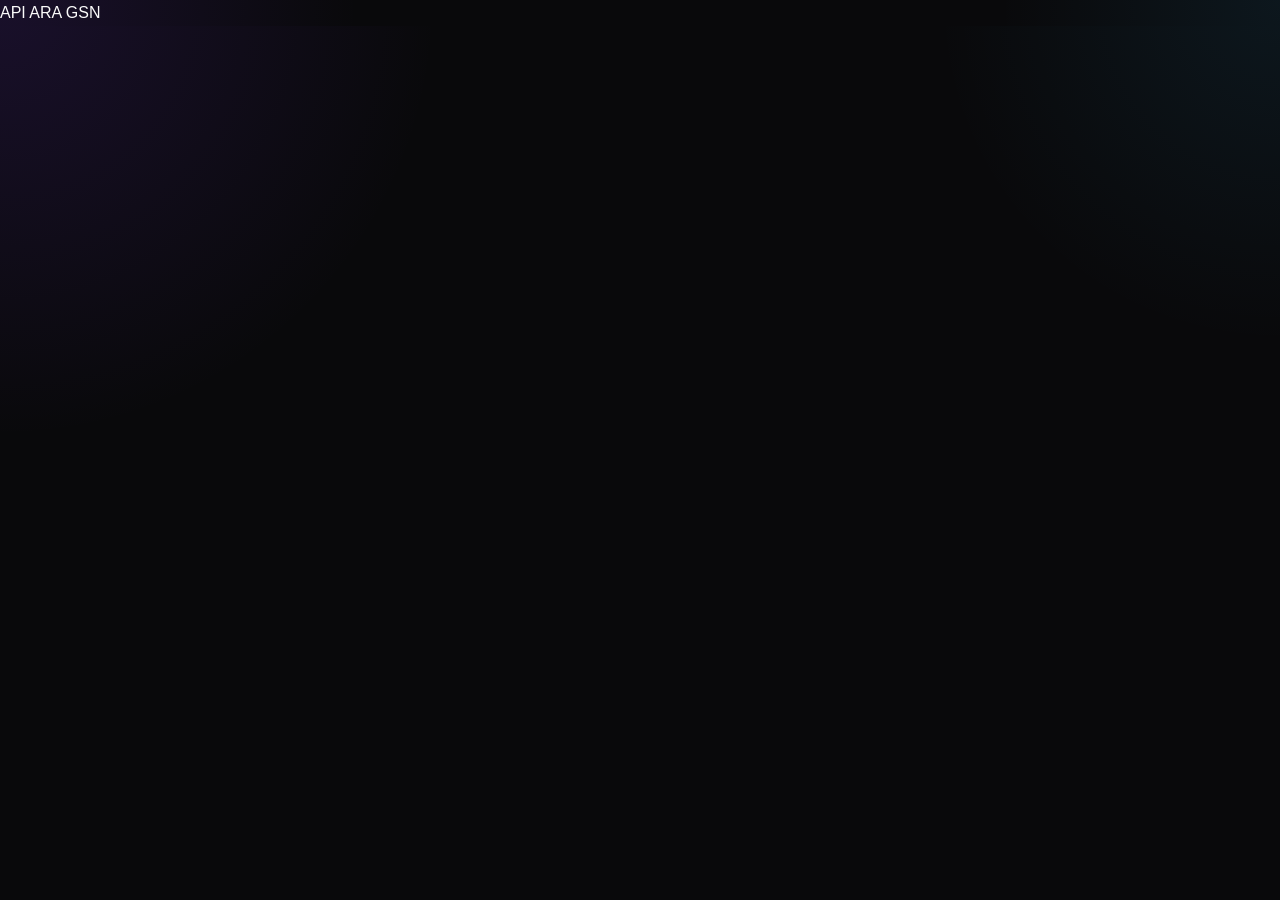
<file: index.html>
<!doctype html>
<html lang="en">
	<head>
		<meta charset="UTF-8" />
		<meta name="viewport" content="width=device-width, initial-scale=1.0" />

		<link rel="stylesheet" href="./assets/styles.css" />

		<title>Choices</title>
	</head>

	<body>
		<a href="contents/apis/APIs.html">API</a>
		<a href="contents/ara/index.html">ARA</a>
		<a href="contents/gsn/gsn.html">GSN</a>
	</body>
</html>
</file>
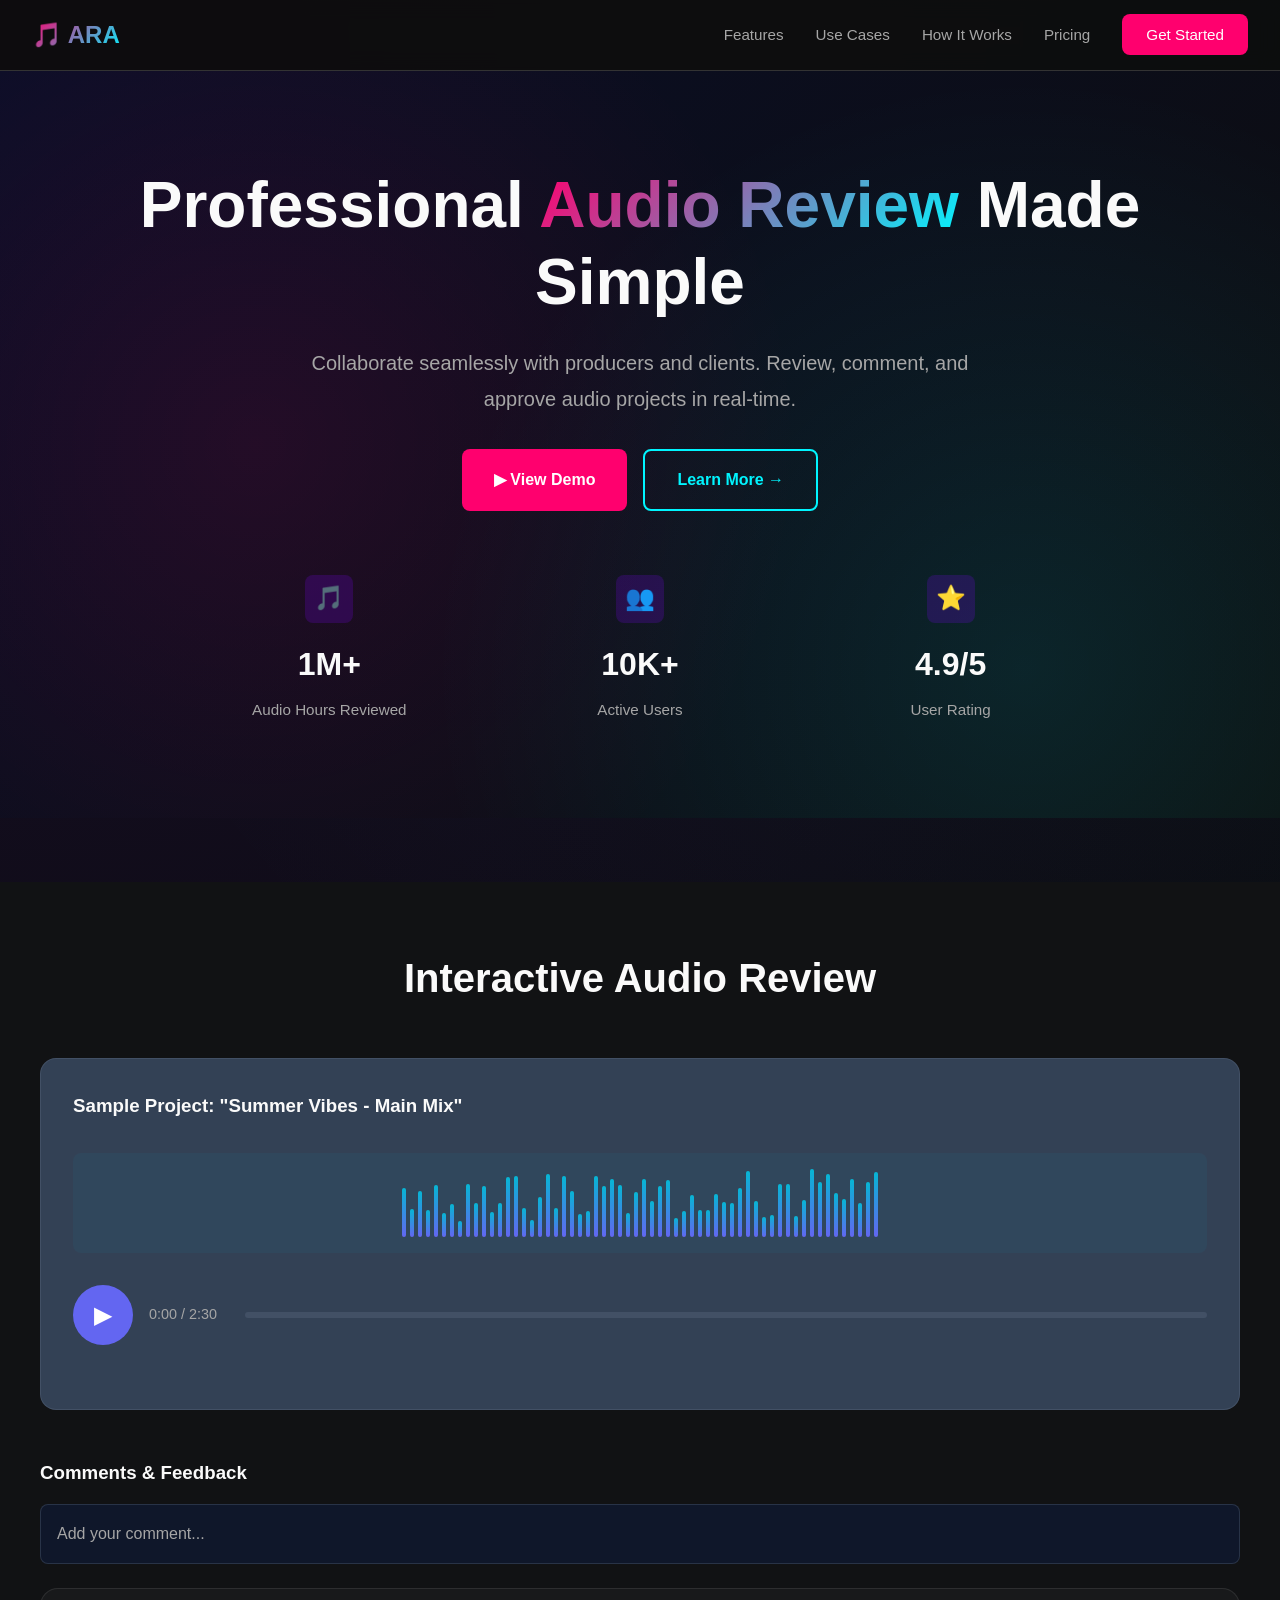
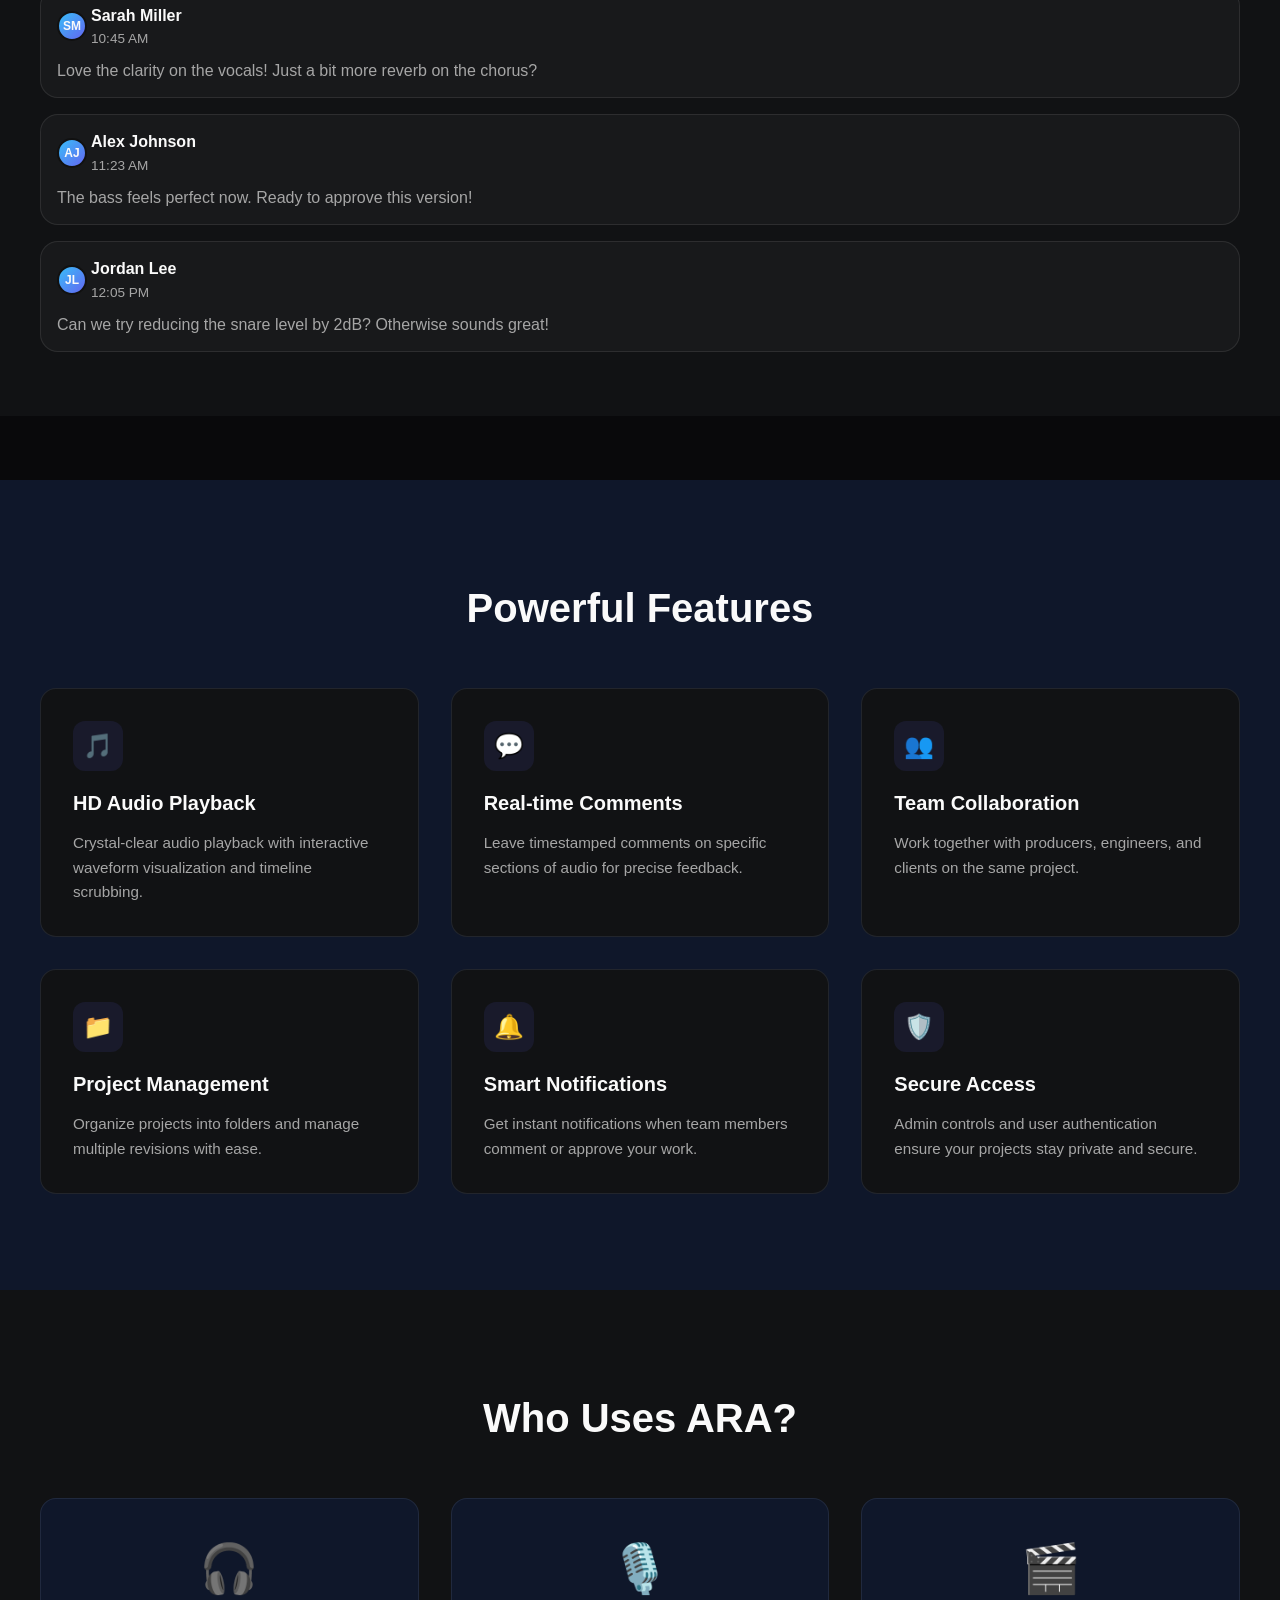
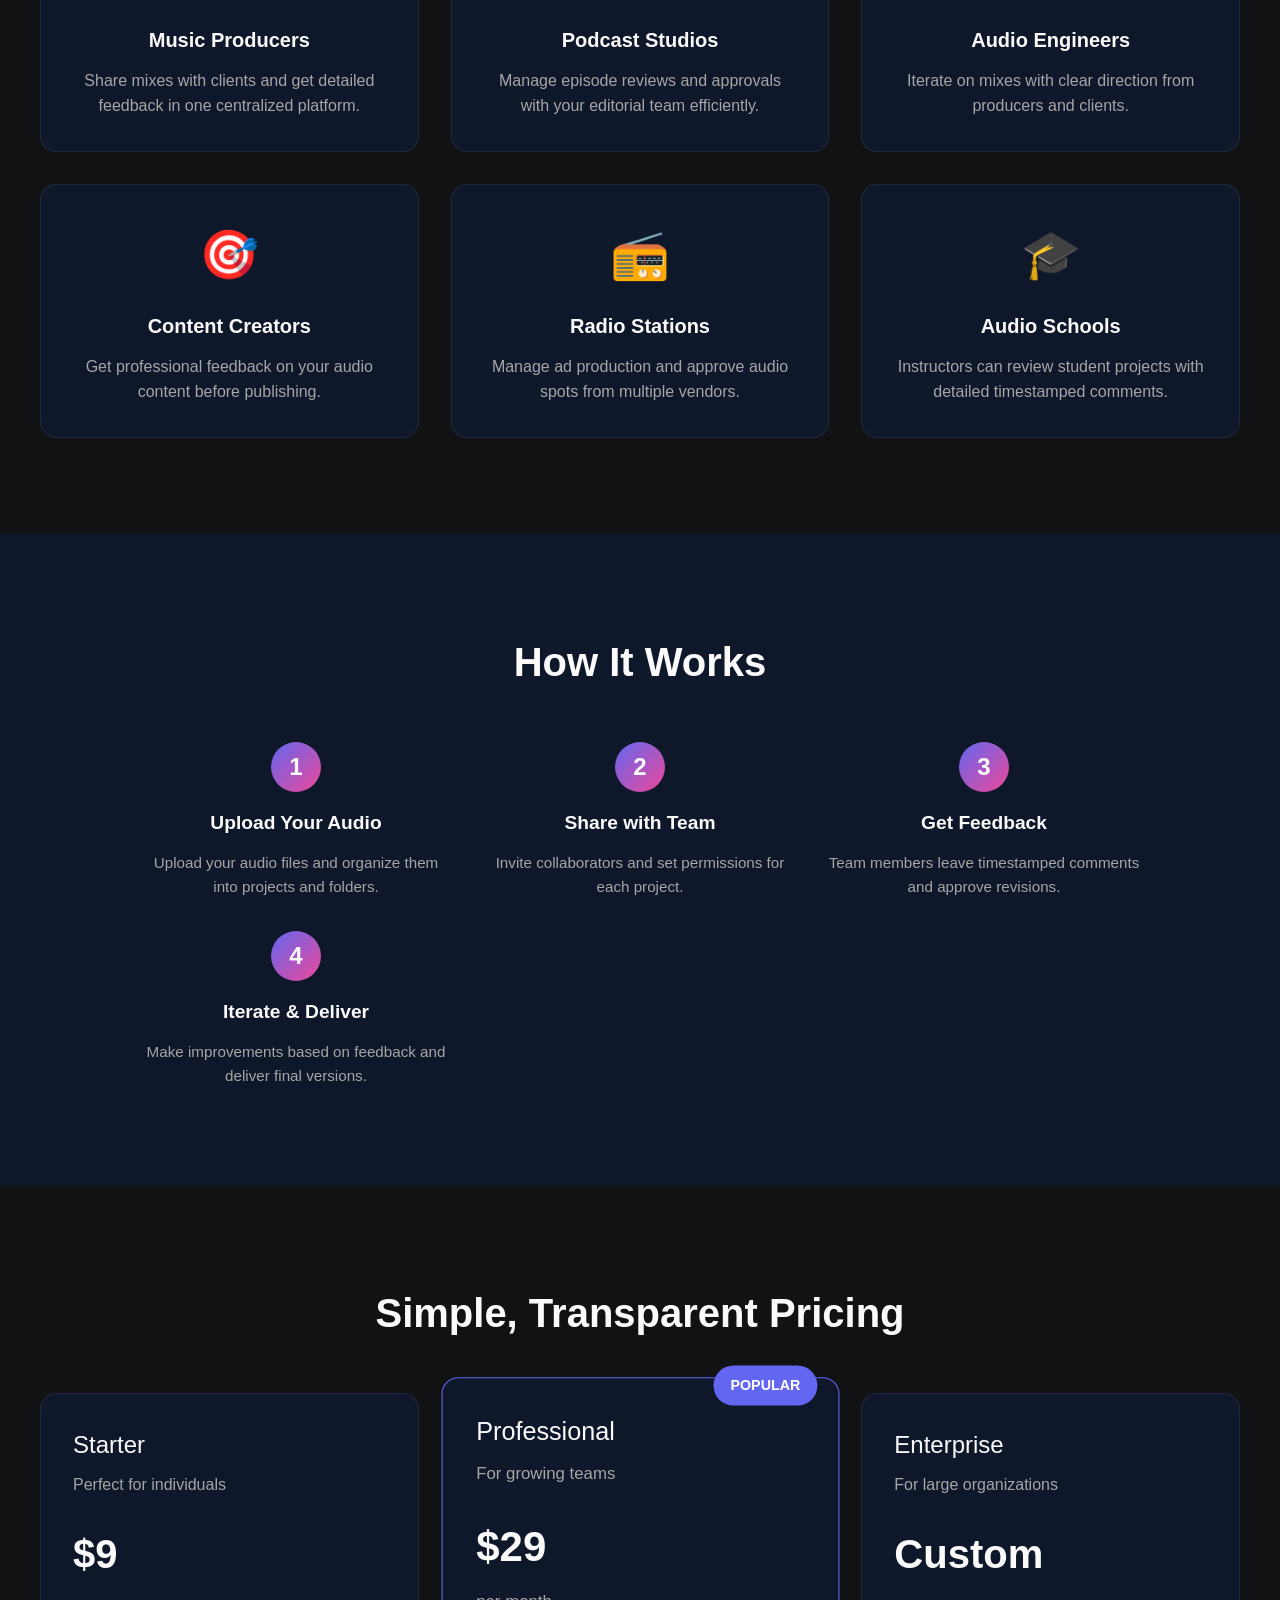
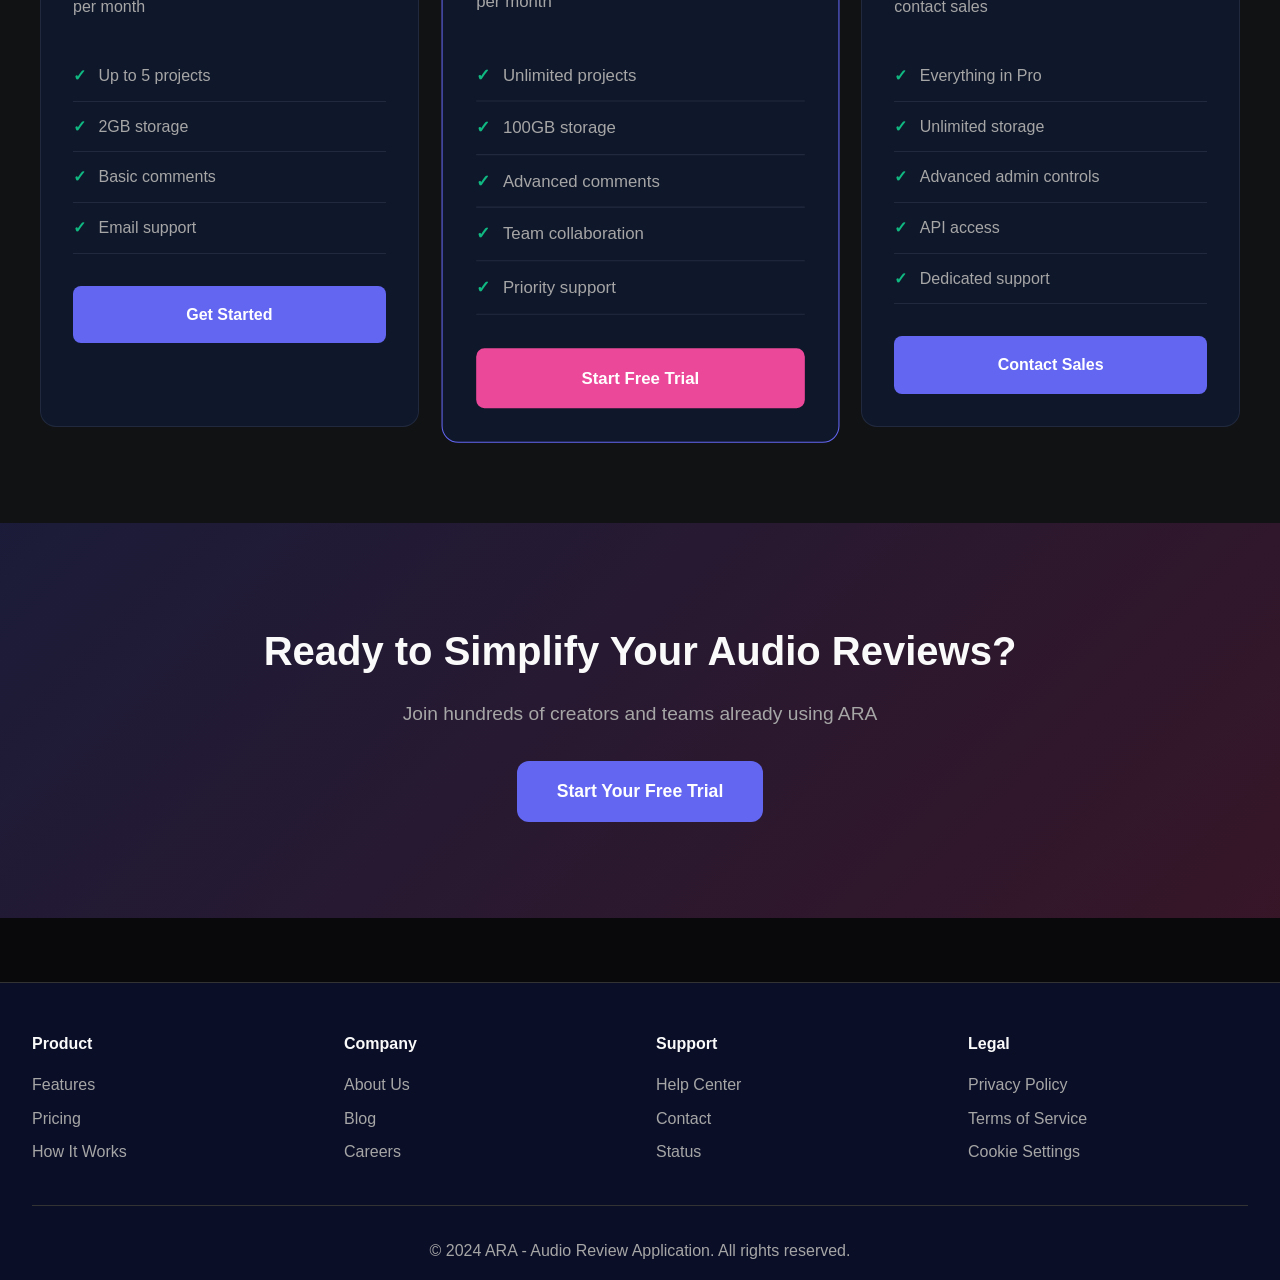
<file: contents/ara/index.html>
<!doctype html>
<html lang="en">
	<head>
		<meta charset="UTF-8" />
		<meta name="viewport" content="width=device-width, initial-scale=1.0" />

		<link rel="stylesheet" href="../../assets/styles.css" />
		<title>ARA - Audio Review Application</title>
	</head>
	<body>
		<!-- Navigation -->
		<header>
			<nav>
				<div class="logo">🎵 ARA</div>
				<ul class="nav-links">
					<li><a href="#features">Features</a></li>
					<li><a href="#use-cases">Use Cases</a></li>
					<li><a href="#how-it-works">How It Works</a></li>
					<li><a href="#pricing">Pricing</a></li>
					<li>
						<a
							href="#"
							class="cta"
							onclick="scrollToSection('contact')"
							>Get Started</a
						>
					</li>
				</ul>
				<button class="menu-toggle" id="menuToggle">☰</button>
			</nav>
		</header>

		<!-- Hero Section -->
		<section class="hero">
			<div class="hero-content">
				<h1>
					Professional
					<span class="highlight">Audio Review</span> Made Simple
				</h1>
				<p>
					Collaborate seamlessly with producers and clients. Review,
					comment, and approve audio projects in real-time.
				</p>
				<div class="hero-buttons">
					<button
						class="btn btn-primary"
						onclick="scrollToSection('demo')"
					>
						▶ View Demo
					</button>
					<button
						class="btn btn-secondary"
						onclick="scrollToSection('features')"
					>
						Learn More →
					</button>
				</div>
				<div class="stats">
					<div class="stat-item">
						<div class="stat-icon">🎵</div>
						<div class="stat-value">1M+</div>
						<div class="stat-label">Audio Hours Reviewed</div>
					</div>
					<div class="stat-item">
						<div class="stat-icon">👥</div>
						<div class="stat-value">10K+</div>
						<div class="stat-label">Active Users</div>
					</div>
					<div class="stat-item">
						<div class="stat-icon">⭐</div>
						<div class="stat-value">4.9/5</div>
						<div class="stat-label">User Rating</div>
					</div>
				</div>
			</div>
		</section>
		<!-- Demo Section -->
		<section class="demo-section" id="demo">
			<div class="demo-container">
				<h2 class="section-title">Interactive Audio Review</h2>

				<div class="audio-player-demo">
					<h3 style="margin-bottom: 1rem">
						Sample Project: "Summer Vibes - Main Mix"
					</h3>

					<div class="waveform" id="waveform"></div>

					<div class="player-controls">
						<button
							class="play-button"
							id="playButton"
							onclick="togglePlayback()"
						>
							▶
						</button>
						<span class="time-display"
							><span id="currentTime">0:00</span> /
							<span id="duration">2:30</span></span
						>
						<div class="progress-bar" onclick="seekAudio(event)">
							<div
								class="progress-bar-fill"
								id="progressFill"
							></div>
						</div>
					</div>
				</div>

				<div class="comments-demo">
					<h3 style="margin-bottom: 1rem">Comments & Feedback</h3>
					<input
						type="text"
						class="comment-input"
						id="commentInput"
						placeholder="Add your comment..."
						onkeypress="handleCommentKeyPress(event)"
					/>

					<div class="comments-list" id="commentsList"></div>
				</div>
			</div>
		</section>

		<!-- Features Section -->
		<section class="features" id="features">
			<div class="demo-container">
				<h2 class="section-title">Powerful Features</h2>

				<div class="features-grid">
					<div class="feature-card">
						<div class="feature-icon">🎵</div>
						<h3>HD Audio Playback</h3>
						<p>
							Crystal-clear audio playback with interactive
							waveform visualization and timeline scrubbing.
						</p>
					</div>

					<div class="feature-card">
						<div class="feature-icon">💬</div>
						<h3>Real-time Comments</h3>
						<p>
							Leave timestamped comments on specific sections of
							audio for precise feedback.
						</p>
					</div>

					<div class="feature-card">
						<div class="feature-icon">👥</div>
						<h3>Team Collaboration</h3>
						<p>
							Work together with producers, engineers, and clients
							on the same project.
						</p>
					</div>

					<div class="feature-card">
						<div class="feature-icon">📁</div>
						<h3>Project Management</h3>
						<p>
							Organize projects into folders and manage multiple
							revisions with ease.
						</p>
					</div>

					<div class="feature-card">
						<div class="feature-icon">🔔</div>
						<h3>Smart Notifications</h3>
						<p>
							Get instant notifications when team members comment
							or approve your work.
						</p>
					</div>

					<div class="feature-card">
						<div class="feature-icon">🛡️</div>
						<h3>Secure Access</h3>
						<p>
							Admin controls and user authentication ensure your
							projects stay private and secure.
						</p>
					</div>
				</div>
			</div>
		</section>

		<!-- Use Cases Section -->
		<section class="use-cases" id="use-cases">
			<div class="demo-container">
				<h2 class="section-title">Who Uses ARA?</h2>

				<div class="use-cases-grid">
					<div class="use-case-card">
						<div class="use-case-icon">🎧</div>
						<h3>Music Producers</h3>
						<p>
							Share mixes with clients and get detailed feedback
							in one centralized platform.
						</p>
					</div>

					<div class="use-case-card">
						<div class="use-case-icon">🎙️</div>
						<h3>Podcast Studios</h3>
						<p>
							Manage episode reviews and approvals with your
							editorial team efficiently.
						</p>
					</div>

					<div class="use-case-card">
						<div class="use-case-icon">🎬</div>
						<h3>Audio Engineers</h3>
						<p>
							Iterate on mixes with clear direction from producers
							and clients.
						</p>
					</div>

					<div class="use-case-card">
						<div class="use-case-icon">🎯</div>
						<h3>Content Creators</h3>
						<p>
							Get professional feedback on your audio content
							before publishing.
						</p>
					</div>

					<div class="use-case-card">
						<div class="use-case-icon">📻</div>
						<h3>Radio Stations</h3>
						<p>
							Manage ad production and approve audio spots from
							multiple vendors.
						</p>
					</div>

					<div class="use-case-card">
						<div class="use-case-icon">🎓</div>
						<h3>Audio Schools</h3>
						<p>
							Instructors can review student projects with
							detailed timestamped comments.
						</p>
					</div>
				</div>
			</div>
		</section>

		<!-- How It Works -->
		<section class="how-it-works" id="how-it-works">
			<div class="demo-container">
				<h2 class="section-title">How It Works</h2>

				<div class="steps">
					<div class="step">
						<div class="step-number">1</div>
						<h3>Upload Your Audio</h3>
						<p>
							Upload your audio files and organize them into
							projects and folders.
						</p>
					</div>

					<div class="step">
						<div class="step-number">2</div>
						<h3>Share with Team</h3>
						<p>
							Invite collaborators and set permissions for each
							project.
						</p>
					</div>

					<div class="step">
						<div class="step-number">3</div>
						<h3>Get Feedback</h3>
						<p>
							Team members leave timestamped comments and approve
							revisions.
						</p>
					</div>

					<div class="step">
						<div class="step-number">4</div>
						<h3>Iterate & Deliver</h3>
						<p>
							Make improvements based on feedback and deliver
							final versions.
						</p>
					</div>
				</div>
			</div>
		</section>

		<!-- Pricing Section -->
		<section class="pricing" id="pricing">
			<div class="demo-container">
				<h2 class="section-title">Simple, Transparent Pricing</h2>

				<div class="pricing-grid">
					<div class="pricing-card">
						<div class="pricing-title">Starter</div>
						<div class="pricing-subtitle">
							Perfect for individuals
						</div>
						<div class="pricing-price">$9</div>
						<div class="pricing-period">per month</div>
						<ul class="pricing-features">
							<li>Up to 5 projects</li>
							<li>2GB storage</li>
							<li>Basic comments</li>
							<li>Email support</li>
						</ul>
						<button class="pricing-button">Get Started</button>
					</div>

					<div class="pricing-card featured">
						<div class="pricing-badge">POPULAR</div>
						<div class="pricing-title">Professional</div>
						<div class="pricing-subtitle">For growing teams</div>
						<div class="pricing-price">$29</div>
						<div class="pricing-period">per month</div>
						<ul class="pricing-features">
							<li>Unlimited projects</li>
							<li>100GB storage</li>
							<li>Advanced comments</li>
							<li>Team collaboration</li>
							<li>Priority support</li>
						</ul>
						<button class="pricing-button">Start Free Trial</button>
					</div>

					<div class="pricing-card">
						<div class="pricing-title">Enterprise</div>
						<div class="pricing-subtitle">
							For large organizations
						</div>
						<div class="pricing-price">Custom</div>
						<div class="pricing-period">contact sales</div>
						<ul class="pricing-features">
							<li>Everything in Pro</li>
							<li>Unlimited storage</li>
							<li>Advanced admin controls</li>
							<li>API access</li>
							<li>Dedicated support</li>
						</ul>
						<button class="pricing-button">Contact Sales</button>
					</div>
				</div>
			</div>
		</section>

		<!-- Final CTA -->
		<section class="cta-final" id="contact">
			<div class="demo-container">
				<h2>Ready to Simplify Your Audio Reviews?</h2>
				<p>Join hundreds of creators and teams already using ARA</p>
				<button
					class="btn btn-primary"
					onclick="
						alert(
							'Demo: Starting your free trial!\\n\\nIn the real app, you would be taken to sign up page.',
						)
					"
				>
					Start Your Free Trial
				</button>
			</div>
		</section>

		<!-- Footer -->
		<footer>
			<div class="footer-content">
				<div class="footer-section">
					<h4>Product</h4>
					<ul>
						<li><a href="#features">Features</a></li>
						<li><a href="#pricing">Pricing</a></li>
						<li><a href="#how-it-works">How It Works</a></li>
					</ul>
				</div>

				<div class="footer-section">
					<h4>Company</h4>
					<ul>
						<li><a href="#">About Us</a></li>
						<li><a href="#">Blog</a></li>
						<li><a href="#">Careers</a></li>
					</ul>
				</div>

				<div class="footer-section">
					<h4>Support</h4>
					<ul>
						<li><a href="#">Help Center</a></li>
						<li><a href="#">Contact</a></li>
						<li><a href="#">Status</a></li>
					</ul>
				</div>

				<div class="footer-section">
					<h4>Legal</h4>
					<ul>
						<li><a href="#">Privacy Policy</a></li>
						<li><a href="#">Terms of Service</a></li>
						<li><a href="#">Cookie Settings</a></li>
					</ul>
				</div>
			</div>

			<div class="footer-bottom">
				<p>
					&copy; 2024 ARA - Audio Review Application. All rights
					reserved.
				</p>
			</div>
		</footer>

		<script>
			// Mobile menu toggle
			document.addEventListener("DOMContentLoaded", () => {
				const menuToggle = document.getElementById("menuToggle");
				const navLinks = document.getElementById("navLinks");

				if (menuToggle) {
					menuToggle.addEventListener("click", () => {
						navLinks.classList.toggle("active");
					});
				}

				// Close menu when a link is clicked
				document.querySelectorAll(".nav-links a").forEach((link) => {
					link.addEventListener("click", () => {
						if (navLinks) navLinks.classList.remove("active");
					});
				});
			});

			// Audio player demo
			let isPlaying = false;
			let currentTime = 0;
			const DEMO_DURATION = 150; // 2:30 in seconds
			const WAVEFORM_BARS = 60;
			let animationId;

			// Generate demo waveform
			function generateWaveform() {
				const waveformContainer = document.getElementById("waveform");
				if (!waveformContainer) return;
				waveformContainer.innerHTML = "";

				for (let i = 0; i < WAVEFORM_BARS; i++) {
					const bar = document.createElement("div");
					bar.className = "waveform-bar";
					const height = Math.random() * 80 + 20;
					bar.style.height = height + "%";
					bar.onclick = () => seekToBar(i);
					waveformContainer.appendChild(bar);
				}
			}

			function togglePlayback() {
				isPlaying = !isPlaying;
				const button = document.getElementById("playButton");
				button.textContent = isPlaying ? "⏸" : "▶";

				if (isPlaying) {
					playAudio();
				} else {
					cancelAnimationFrame(animationId);
				}
			}

			function playAudio() {
				const updateTime = () => {
					if (isPlaying) {
						currentTime += 0.05;

						if (currentTime >= DEMO_DURATION) {
							currentTime = DEMO_DURATION;
							isPlaying = false;
							document.getElementById("playButton").textContent =
								"▶";
						}

						updateDisplay();
						animationId = requestAnimationFrame(updateTime);
					}
				};
				updateTime();
			}

			function seekAudio(event) {
				const progressBar = event.currentTarget;
				const rect = progressBar.getBoundingClientRect();
				const percent = (event.clientX - rect.left) / rect.width;
				currentTime = percent * DEMO_DURATION;
				updateDisplay();
			}

			function seekToBar(index) {
				currentTime = (index / WAVEFORM_BARS) * DEMO_DURATION;
				updateDisplay();
			}

			function updateDisplay() {
				const minutes = Math.floor(currentTime / 60);
				const seconds = Math.floor(currentTime % 60);
				document.getElementById("currentTime").textContent =
					`${minutes}:${seconds.toString().padStart(2, "0")}`;

				const percent = (currentTime / DEMO_DURATION) * 100;
				document.getElementById("progressFill").style.width =
					percent + "%";
			}

			// Comments demo
			const demoComments = [
				{
					name: "Sarah Miller",
					initials: "SM",
					time: "10:45 AM",
					text: "Love the clarity on the vocals! Just a bit more reverb on the chorus?",
				},
				{
					name: "Alex Johnson",
					initials: "AJ",
					time: "11:23 AM",
					text: "The bass feels perfect now. Ready to approve this version!",
				},
				{
					name: "Jordan Lee",
					initials: "JL",
					time: "12:05 PM",
					text: "Can we try reducing the snare level by 2dB? Otherwise sounds great!",
				},
			];

			function loadDemoComments() {
				const commentsList = document.getElementById("commentsList");
				demoComments.forEach((comment) => {
					addCommentToUI(
						comment.name,
						comment.text,
						comment.time,
						comment.initials,
					);
				});
			}

			function handleCommentKeyPress(event) {
				if (event.key === "Enter" && event.target.value.trim()) {
					const now = new Date();
					const time = now.toLocaleTimeString([], {
						hour: "2-digit",
						minute: "2-digit",
					});
					const initials = "YOU";

					addCommentToUI("You", event.target.value, time, "YOU");
					event.target.value = "";
				}
			}

			function addCommentToUI(name, text, time, initials) {
				const commentsList = document.getElementById("commentsList");
				const commentDiv = document.createElement("div");
				commentDiv.className = "comment-item";

				commentDiv.innerHTML = `
                <div class="comment-header">
                    <div class="avatar">${initials}</div>
                    <div class="comment-meta">
                        <div class="comment-name">${name}</div>
                        <div class="comment-time">${time}</div>
                    </div>
                </div>
                <div class="comment-text">${text}</div>
            `;

				commentsList.appendChild(commentDiv);
				commentsList.scrollTop = commentsList.scrollHeight;
			}

			function scrollToSection(id) {
				const element = document.getElementById(id);
				if (element) {
					element.scrollIntoView({ behavior: "smooth" });
				}
			}

			// Initialize
			generateWaveform();
			loadDemoComments();
			updateDisplay();
		</script>
	</body>
</html>
</file>
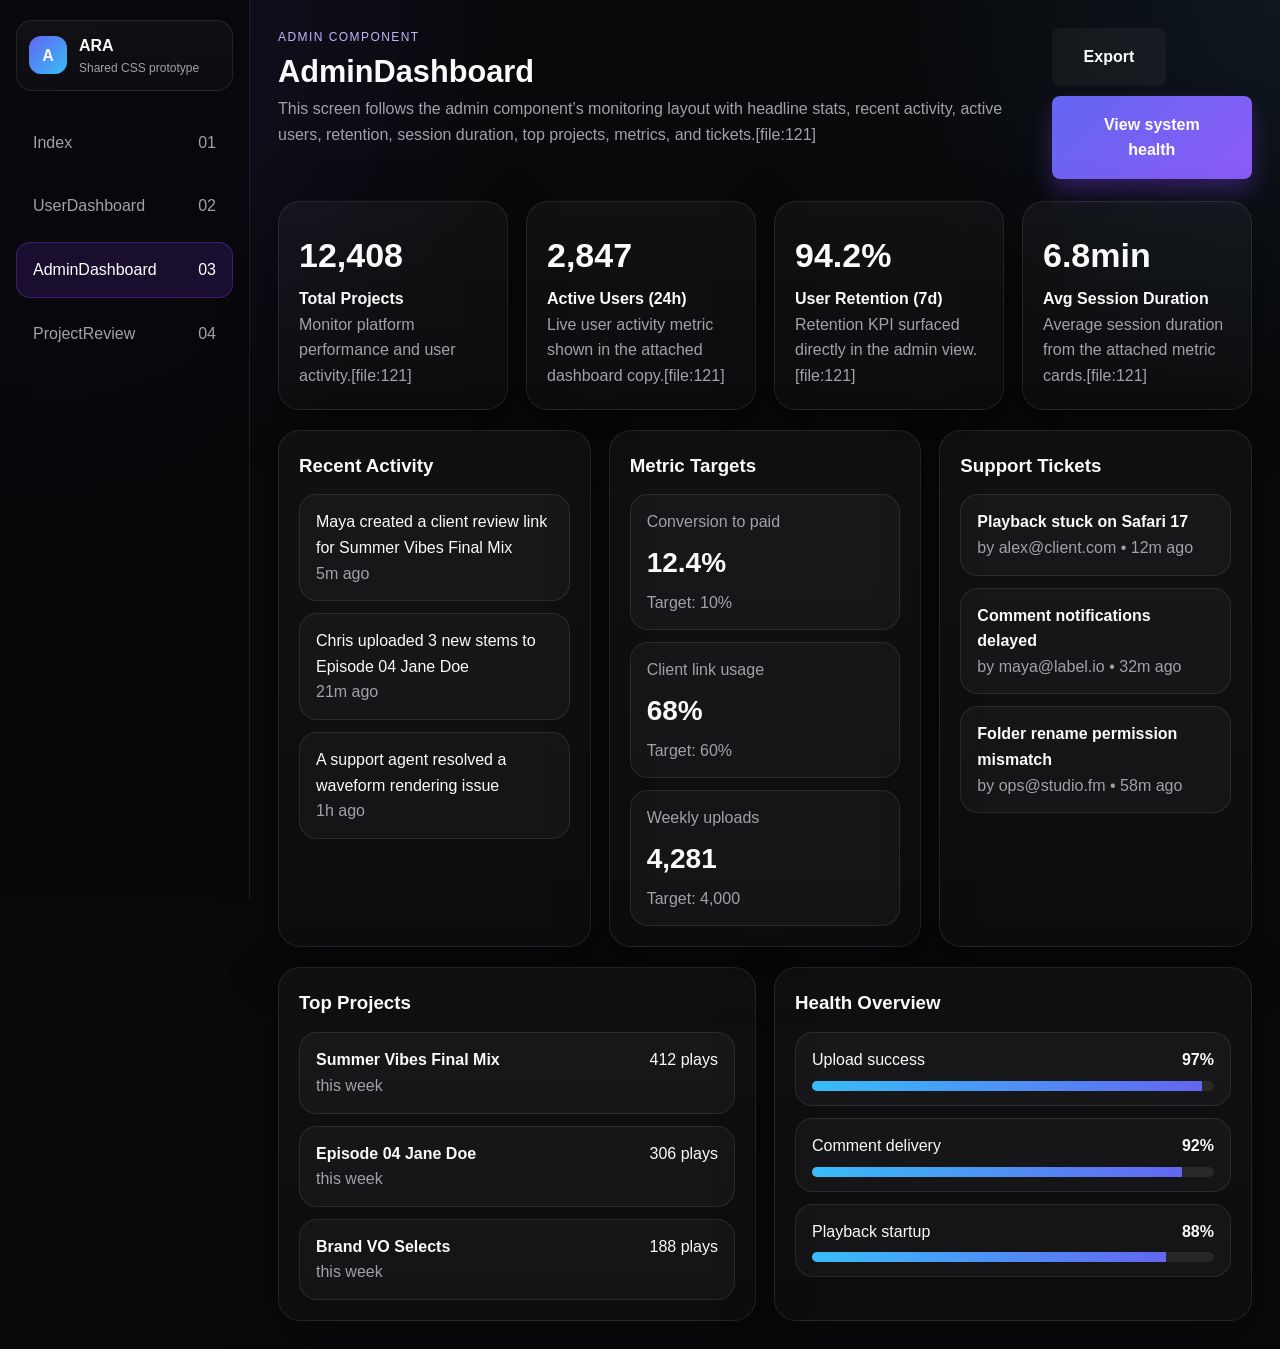
<file: contents/ara/admin-dashboard.html>
<!doctype html>
<html lang="en">
	<head>
		<meta charset="UTF-8" />
		<meta name="viewport" content="width=device-width, initial-scale=1.0" />
		<title>ARA Prototype - Admin Dashboard</title>
		<link rel="preconnect" href="https://fonts.googleapis.com" />
		<link rel="preconnect" href="https://fonts.gstatic.com" crossorigin />
		<link
			href="https://fonts.googleapis.com/css2?family=Inter:wght@400;500;600;700;800&display=swap"
			rel="stylesheet"
		/>
		<link rel="stylesheet" href="../../assets/styles.css" />
	</head>
	<body>
		<div class="shell">
			<aside class="side">
				<div class="brand">
					<div class="brand-logo">A</div>
					<div>
						<strong>ARA</strong>
						<div class="muted" style="font-size: 12px">
							Shared CSS prototype
						</div>
					</div>
				</div>
				<div class="nav">
					<a href="../../index.html">Index <span>01</span></a>
					<a href="./user-dashboard.html"
						>UserDashboard <span>02</span></a
					>
					<a class="active" href="./admin-dashboard.html"
						>AdminDashboard <span>03</span></a
					>
					<a href="./project-review.html"
						>ProjectReview <span>04</span></a
					>
				</div>
			</aside>
			<main class="content">
				<div class="page-header">
					<div>
						<div class="eyebrow">Admin component</div>
						<h1>AdminDashboard</h1>
						<div class="muted">
							This screen follows the admin component’s monitoring
							layout with headline stats, recent activity, active
							users, retention, session duration, top projects,
							metrics, and tickets.[file:121]
						</div>
					</div>
					<div class="actions">
						<button class="btn">Export</button
						><button class="btn primary">View system health</button>
					</div>
				</div>
				<div class="grid-4">
					<div class="card">
						<div class="stats-value">12,408</div>
						<strong>Total Projects</strong>
						<p class="muted">
							Monitor platform performance and user
							activity.[file:121]
						</p>
					</div>
					<div class="card">
						<div class="stats-value">2,847</div>
						<strong>Active Users (24h)</strong>
						<p class="muted">
							Live user activity metric shown in the attached
							dashboard copy.[file:121]
						</p>
					</div>
					<div class="card">
						<div class="stats-value">94.2%</div>
						<strong>User Retention (7d)</strong>
						<p class="muted">
							Retention KPI surfaced directly in the admin
							view.[file:121]
						</p>
					</div>
					<div class="card">
						<div class="stats-value">6.8min</div>
						<strong>Avg Session Duration</strong>
						<p class="muted">
							Average session duration from the attached metric
							cards.[file:121]
						</p>
					</div>
				</div>
				<div class="grid-3 section-gap">
					<div class="card">
						<div class="panel-title"><h3>Recent Activity</h3></div>
						<div class="activity-list" id="adminActivity"></div>
					</div>
					<div class="card">
						<div class="panel-title"><h3>Metric Targets</h3></div>
						<div class="metric-list" id="adminMetrics"></div>
					</div>
					<div class="card">
						<div class="panel-title"><h3>Support Tickets</h3></div>
						<div class="ticket-list" id="adminTickets"></div>
					</div>
				</div>
				<div class="grid-2 section-gap">
					<div class="card">
						<div class="panel-title"><h3>Top Projects</h3></div>
						<div class="ticket-list" id="adminProjects"></div>
					</div>
					<div class="card">
						<div class="panel-title"><h3>Health Overview</h3></div>
						<div class="metric-list">
							<div class="metric-item">
								<div
									class="row"
									style="justify-content: space-between"
								>
									<span>Upload success</span
									><strong>97%</strong>
								</div>
								<div class="progress" style="margin-top: 8px">
									<span style="width: 97%"></span>
								</div>
							</div>
							<div class="metric-item">
								<div
									class="row"
									style="justify-content: space-between"
								>
									<span>Comment delivery</span
									><strong>92%</strong>
								</div>
								<div class="progress" style="margin-top: 8px">
									<span style="width: 92%"></span>
								</div>
							</div>
							<div class="metric-item">
								<div
									class="row"
									style="justify-content: space-between"
								>
									<span>Playback startup</span
									><strong>88%</strong>
								</div>
								<div class="progress" style="margin-top: 8px">
									<span style="width: 88%"></span>
								</div>
							</div>
						</div>
					</div>
				</div>
			</main>
		</div>
		<script>
			const activityData = [
				{
					text: "Maya created a client review link for Summer Vibes Final Mix",
					time: "5m ago",
				},
				{
					text: "Chris uploaded 3 new stems to Episode 04 Jane Doe",
					time: "21m ago",
				},
				{
					text: "A support agent resolved a waveform rendering issue",
					time: "1h ago",
				},
			];
			const metricData = [
				{ label: "Conversion to paid", value: "12.4%", target: "10%" },
				{ label: "Client link usage", value: "68%", target: "60%" },
				{ label: "Weekly uploads", value: "4,281", target: "4,000" },
			];
			const ticketData = [
				{
					issue: "Playback stuck on Safari 17",
					user: "alex@client.com",
					created: "12m ago",
				},
				{
					issue: "Comment notifications delayed",
					user: "maya@label.io",
					created: "32m ago",
				},
				{
					issue: "Folder rename permission mismatch",
					user: "ops@studio.fm",
					created: "58m ago",
				},
			];
			const topProjectsData = [
				{ name: "Summer Vibes Final Mix", plays: 412 },
				{ name: "Episode 04 Jane Doe", plays: 306 },
				{ name: "Brand VO Selects", plays: 188 },
			];
			document.getElementById("adminActivity").innerHTML = activityData
				.map(
					(a) =>
						`<div class="activity-item"><div>${a.text}</div><div class="muted">${a.time}</div></div>`,
				)
				.join("");
			document.getElementById("adminMetrics").innerHTML = metricData
				.map(
					(m) =>
						`<div class="metric-item"><div class="muted">${m.label}</div><div class="stats-value" style="font-size:28px">${m.value}</div><div class="muted">Target: ${m.target}</div></div>`,
				)
				.join("");
			document.getElementById("adminTickets").innerHTML = ticketData
				.map(
					(t) =>
						`<div class="ticket-item"><strong>${t.issue}</strong><div class="muted">by ${t.user} • ${t.created}</div></div>`,
				)
				.join("");
			document.getElementById("adminProjects").innerHTML = topProjectsData
				.map(
					(p) =>
						`<div class="ticket-item"><div class="row" style="justify-content:space-between;"><strong>${p.name}</strong><span>${p.plays} plays</span></div><div class="muted">this week</div></div>`,
				)
				.join("");
		</script>
	</body>
</html>
</file>
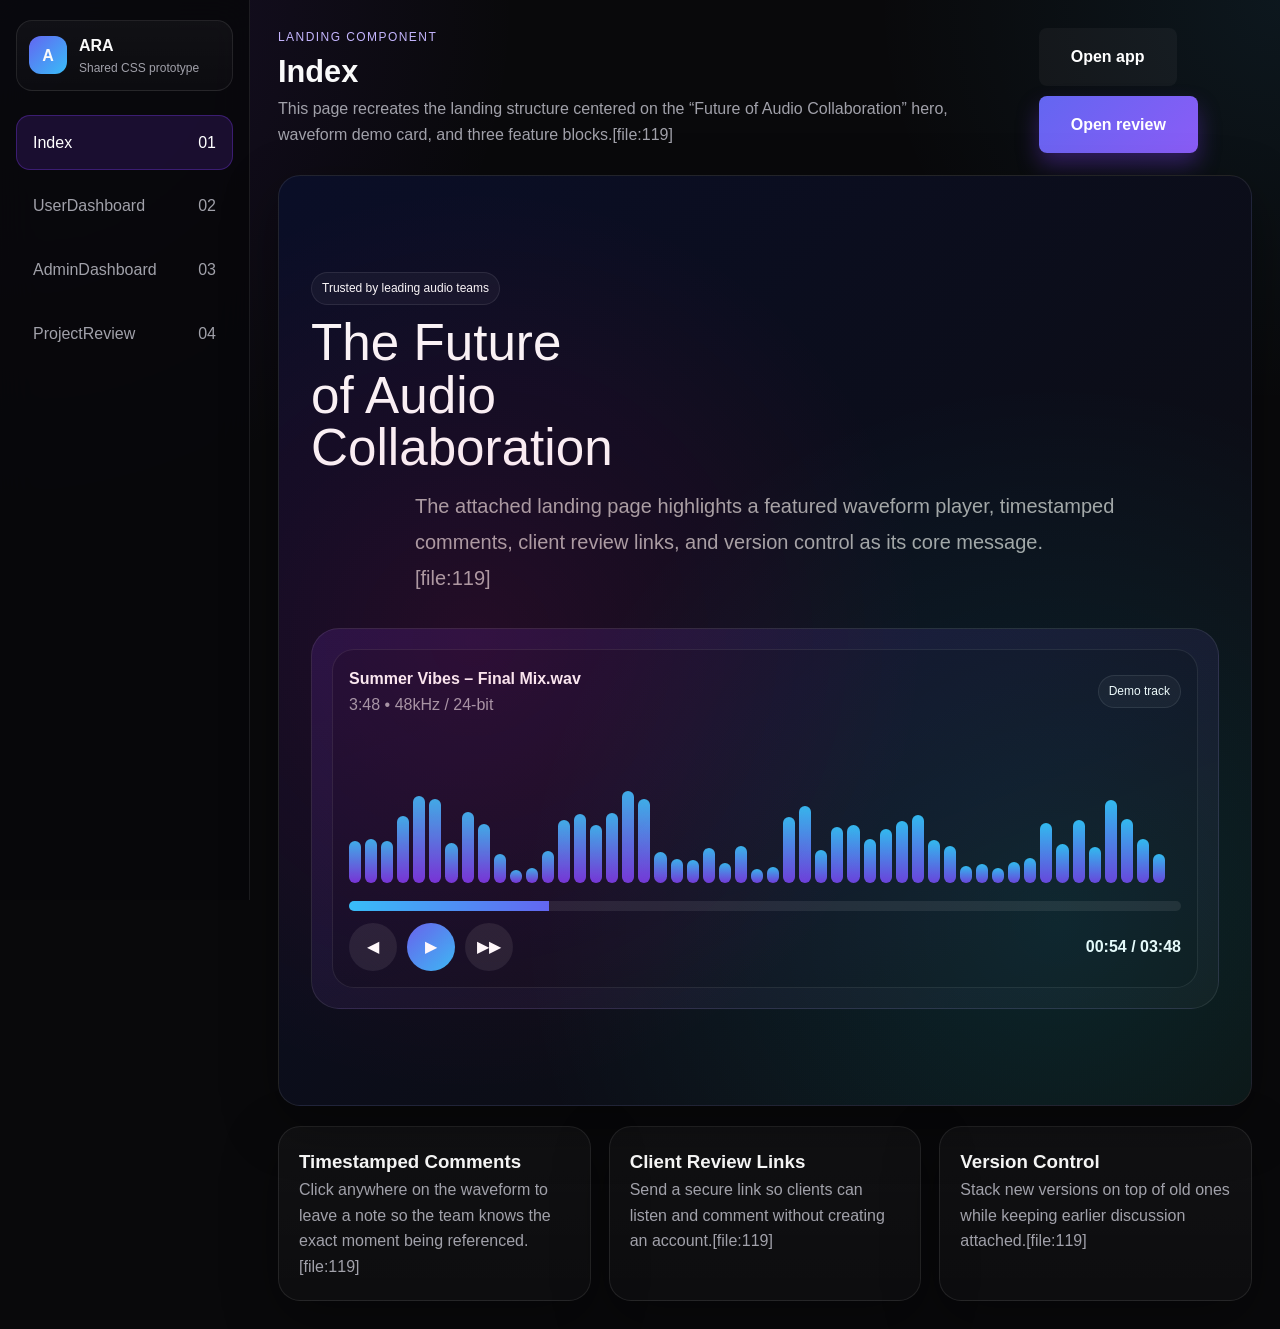
<file: contents/ara/ara.html>
<!doctype html>
<html lang="en">
	<head>
		<meta charset="UTF-8" />
		<meta name="viewport" content="width=device-width, initial-scale=1.0" />
		<title>ARA Prototype - Landing</title>
		<link rel="preconnect" href="https://fonts.googleapis.com" />
		<link rel="preconnect" href="https://fonts.gstatic.com" crossorigin />
		<link
			href="https://fonts.googleapis.com/css2?family=Inter:wght@400;500;600;700;800&display=swap"
			rel="stylesheet"
		/>
		<link rel="stylesheet" href="../../assets/styles.css" />
	</head>
	<body>
		<div class="shell">
			<aside class="side">
				<div class="brand">
					<div class="brand-logo">A</div>
					<div>
						<strong>ARA</strong>
						<div class="muted" style="font-size: 12px">
							Shared CSS prototype
						</div>
					</div>
				</div>
				<div class="nav">
					<a class="active" href="../../index.html"
						>Index <span>01</span></a
					>
					<a href="./user-dashboard.html"
						>UserDashboard <span>02</span></a
					>
					<a href="./admin-dashboard.html"
						>AdminDashboard <span>03</span></a
					>
					<a href="./project-review.html"
						>ProjectReview <span>04</span></a
					>
				</div>
			</aside>
			<main class="content">
				<div class="page-header">
					<div>
						<div class="eyebrow">Landing component</div>
						<h1>Index</h1>
						<div class="muted">
							This page recreates the landing structure centered
							on the “Future of Audio Collaboration” hero,
							waveform demo card, and three feature
							blocks.[file:119]
						</div>
					</div>
					<div class="actions">
						<a class="btn" href="./user-dashboard.html">Open app</a
						><a class="btn primary" href="./project-review.html"
							>Open review</a
						>
					</div>
				</div>
				<div class="card hero">
					<div>
						<div class="badge">Trusted by leading audio teams</div>
						<div class="headline">
							The Future of Audio Collaboration
						</div>
						<p class="muted">
							The attached landing page highlights a featured
							waveform player, timestamped comments, client review
							links, and version control as its core
							message.[file:119]
						</p>
					</div>
					<div class="hero-art">
						<div class="track-card">
							<div
								class="row"
								style="justify-content: space-between"
							>
								<div>
									<strong
										>Summer Vibes – Final Mix.wav</strong
									>
									<div class="muted">
										3:48 • 48kHz / 24-bit
									</div>
								</div>
								<div class="badge">Demo track</div>
							</div>
							<div class="wave" id="landingWave"></div>
							<div class="progress">
								<span
									id="landingFill"
									style="width: 24%"
								></span>
							</div>
							<div
								class="row"
								style="
									justify-content: space-between;
									margin-top: 12px;
								"
							>
								<div class="actions">
									<button class="circle">&#9664;</button
									><button
										class="circle play"
										id="landingPlay"
									>
										&#9654;</button
									><button class="circle">
										&#9654;&#9654;
									</button>
								</div>
								<strong id="landingTime">00:54 / 03:48</strong>
							</div>
						</div>
					</div>
				</div>
				<div class="grid-3 section-gap">
					<div class="card feature">
						<h3>Timestamped Comments</h3>
						<p class="muted">
							Click anywhere on the waveform to leave a note so
							the team knows the exact moment being
							referenced.[file:119]
						</p>
					</div>
					<div class="card feature">
						<h3>Client Review Links</h3>
						<p class="muted">
							Send a secure link so clients can listen and comment
							without creating an account.[file:119]
						</p>
					</div>
					<div class="card feature">
						<h3>Version Control</h3>
						<p class="muted">
							Stack new versions on top of old ones while keeping
							earlier discussion attached.[file:119]
						</p>
					</div>
				</div>
			</main>
		</div>
		<script src="../../assets/app.js"></script>
		<script>
			fillWave(document.getElementById("landingWave"), 52);
			let landingPlaying = false,
				landingPos = 24;
			document.getElementById("landingPlay").onclick = () => {
				landingPlaying = !landingPlaying;
				document.getElementById("landingPlay").innerHTML =
					landingPlaying ? "&#10074;&#10074;" : "&#9654;";
			};
			setInterval(() => {
				if (!landingPlaying) return;
				landingPos = (landingPos + 1.2) % 100;
				document.getElementById("landingFill").style.width =
					landingPos + "%";
				document.getElementById("landingTime").textContent =
					`0${Math.floor(landingPos / 20)}:${String((landingPos * 2) % 60).padStart(2, "0")} / 03:48`;
			}, 700);
		</script>
	</body>
</html>
</file>
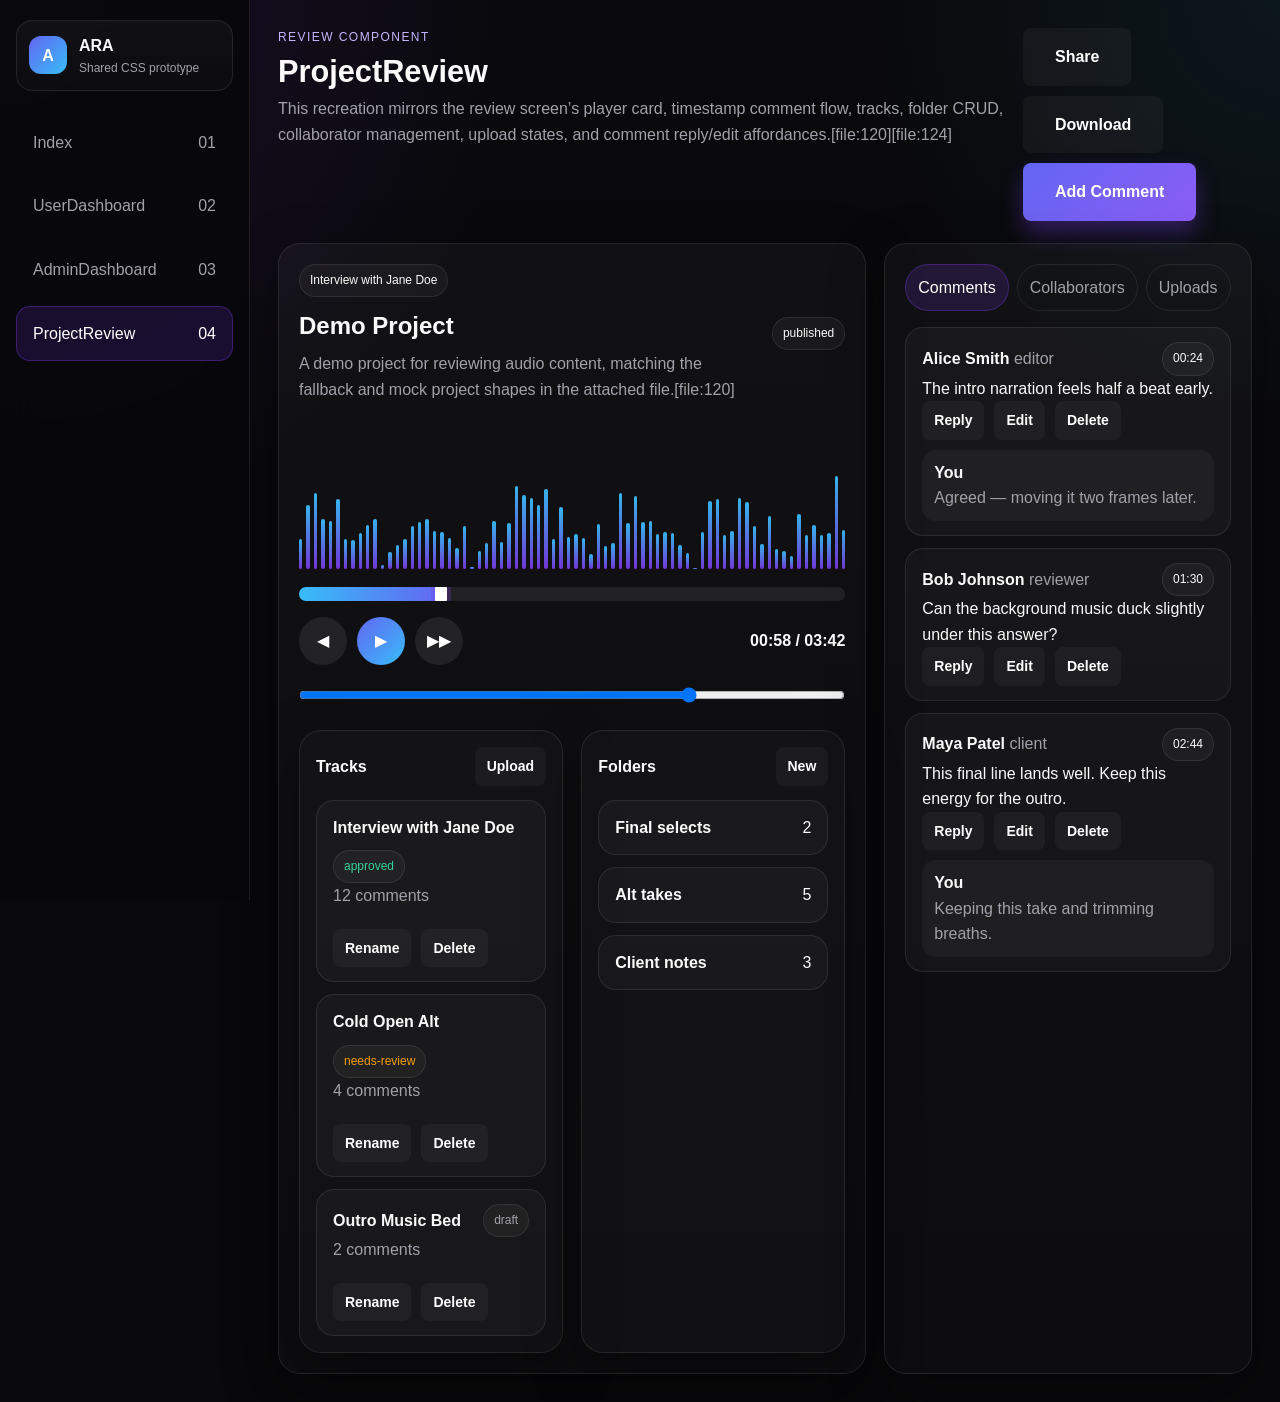
<file: contents/ara/project-review.html>
<!doctype html>
<html lang="en">
	<head>
		<meta charset="UTF-8" />
		<meta name="viewport" content="width=device-width, initial-scale=1.0" />
		<title>ARA Prototype - Project Review</title>
		<link rel="preconnect" href="https://fonts.googleapis.com" />
		<link rel="preconnect" href="https://fonts.gstatic.com" crossorigin />
		<link
			href="https://fonts.googleapis.com/css2?family=Inter:wght@400;500;600;700;800&display=swap"
			rel="stylesheet"
		/>
		<link rel="stylesheet" href="../../assets/styles.css" />
	</head>
	<body>
		<div class="shell">
			<aside class="side">
				<div class="brand">
					<div class="brand-logo">A</div>
					<div>
						<strong>ARA</strong>
						<div class="muted" style="font-size: 12px">
							Shared CSS prototype
						</div>
					</div>
				</div>
				<div class="nav">
					<a href="../../index.html">Index <span>01</span></a>
					<a href="./user-dashboard.html"
						>UserDashboard <span>02</span></a
					>
					<a href="./admin-dashboard.html"
						>AdminDashboard <span>03</span></a
					>
					<a class="active" href="./project-review.html"
						>ProjectReview <span>04</span></a
					>
				</div>
			</aside>
			<main class="content">
				<div class="page-header">
					<div>
						<div class="eyebrow">Review component</div>
						<h1>ProjectReview</h1>
						<div class="muted">
							This recreation mirrors the review screen’s player
							card, timestamp comment flow, tracks, folder CRUD,
							collaborator management, upload states, and comment
							reply/edit affordances.[file:120][file:124]
						</div>
					</div>
					<div class="actions">
						<button class="btn">Share</button
						><button class="btn">Download</button
						><button class="btn primary" id="commentModalBtn">
							Add Comment
						</button>
					</div>
				</div>
				<div class="split">
					<div class="card">
						<div class="panel-title">
							<div>
								<div class="badge">Interview with Jane Doe</div>
								<h2 style="margin: 10px 0 6px">Demo Project</h2>
								<div class="muted">
									A demo project for reviewing audio content,
									matching the fallback and mock project
									shapes in the attached file.[file:120]
								</div>
							</div>
							<div class="badge">published</div>
						</div>
						<div class="wave" id="reviewWave"></div>
						<div class="timeline" id="reviewTimeline">
							<span
								id="reviewTimelineFill"
								style="
									display: block;
									height: 100%;
									width: 26%;
									background: linear-gradient(
										90deg,
										var(--blue),
										var(--primary)
									);
								"
							></span>
							<div
								class="playhead"
								id="reviewHead"
								style="left: 26%"
							></div>
						</div>
						<div
							class="row"
							style="
								justify-content: space-between;
								margin-top: 16px;
							"
						>
							<div class="actions">
								<button class="circle">&#9664;</button
								><button class="circle play" id="reviewPlay">
									&#9654;</button
								><button class="circle">&#9654;&#9654;</button>
							</div>
							<strong id="reviewTime">00:58 / 03:42</strong>
						</div>
						<div class="section-gap">
							<input
								type="range"
								id="volumeRange"
								min="0"
								max="100"
								value="72"
								style="width: 100%"
							/>
						</div>
						<div class="grid-2 section-gap">
							<div
								class="card"
								style="
									padding: 16px;
									background: rgba(255, 255, 255, 0.02);
								"
							>
								<div class="panel-title">
									<h4>Tracks</h4>
									<button
										class="btn small"
										id="trackModalBtn"
									>
										Upload
									</button>
								</div>
								<div class="track-list" id="reviewTracks"></div>
							</div>
							<div
								class="card"
								style="
									padding: 16px;
									background: rgba(255, 255, 255, 0.02);
								"
							>
								<div class="panel-title">
									<h4>Folders</h4>
									<button
										class="btn small"
										id="reviewFolderModalBtn"
									>
										New
									</button>
								</div>
								<div
									class="track-list"
									id="reviewFolders"
								></div>
							</div>
						</div>
					</div>
					<div class="card">
						<div class="tabs">
							<button class="active" data-review-tab="comments">
								Comments</button
							><button data-review-tab="collaborators">
								Collaborators</button
							><button data-review-tab="uploads">Uploads</button>
						</div>
						<div id="reviewSidePanel"></div>
					</div>
				</div>
			</main>
		</div>
		<div class="modal-wrap" id="modalWrap">
			<div class="modal">
				<div class="panel-title">
					<h3 id="modalTitle" style="margin: 0">Prototype action</h3>
					<button class="btn small" id="closeModal">Close</button>
				</div>
				<div id="modalBody"></div>
			</div>
		</div>
		<script src="../../assets/app.js"></script>
		<script>
			setupModal();
			fillWave(document.getElementById("reviewWave"), 74);
			const reviewTracksData = [
				{
					title: "Interview with Jane Doe",
					status: "approved",
					comments: 12,
				},
				{ title: "Cold Open Alt", status: "needs-review", comments: 4 },
				{ title: "Outro Music Bed", status: "draft", comments: 2 },
			];
			const reviewFoldersData = [
				{ name: "Final selects", items: 2 },
				{ name: "Alt takes", items: 5 },
				{ name: "Client notes", items: 3 },
			];
			const reviewCommentsData = [
				{
					author: "Alice Smith",
					role: "editor",
					time: "00:24",
					body: "The intro narration feels half a beat early.",
					replies: ["Agreed — moving it two frames later."],
				},
				{
					author: "Bob Johnson",
					role: "reviewer",
					time: "01:30",
					body: "Can the background music duck slightly under this answer?",
					replies: [],
				},
				{
					author: "Maya Patel",
					role: "client",
					time: "02:44",
					body: "This final line lands well. Keep this energy for the outro.",
					replies: ["Keeping this take and trimming breaths."],
				},
			];
			const reviewCollaboratorsData = [
				{
					name: "Alice Smith",
					email: "alice.smith@example.com",
					role: "editor",
				},
				{
					name: "Bob Johnson",
					email: "bob.johnson@example.com",
					role: "reviewer",
				},
				{
					name: "Maya Patel",
					email: "maya@example.com",
					role: "client",
				},
			];
			const reviewUploadsData = [
				{
					file: "episode-04-v2.wav",
					status: "processed",
					progress: 100,
				},
				{ file: "music-bed-alt.mp3", status: "pending", progress: 63 },
				{
					file: "guest-cleanup.aiff",
					status: "processed",
					progress: 100,
				},
			];
			function statusClass(status) {
				return "status-" + status;
			}
			document.getElementById("reviewTracks").innerHTML = reviewTracksData
				.map(
					(t) =>
						`<div class="track-item"><div class="row" style="justify-content:space-between;"><strong>${t.title}</strong><span class="badge ${statusClass(t.status)}">${t.status}</span></div><div class="muted">${t.comments} comments</div><div class="actions section-gap"><button class="btn small">Rename</button><button class="btn small">Delete</button></div></div>`,
				)
				.join("");
			document.getElementById("reviewFolders").innerHTML =
				reviewFoldersData
					.map(
						(f) =>
							`<div class="track-item"><div class="row" style="justify-content:space-between;"><strong>${f.name}</strong><span>${f.items}</span></div></div>`,
					)
					.join("");
			function renderReviewPanel(tab = "comments") {
				document
					.querySelectorAll("[data-review-tab]")
					.forEach((b) =>
						b.classList.toggle(
							"active",
							b.dataset.reviewTab === tab,
						),
					);
				const panel = document.getElementById("reviewSidePanel");
				if (tab === "comments") {
					panel.innerHTML = `<div class="comment-list">${reviewCommentsData.map((c) => `<div class="comment-item"><div class="row" style="justify-content:space-between;"><div><strong>${c.author}</strong> <span class="muted">${c.role}</span></div><span class="badge">${c.time}</span></div><p>${c.body}</p><div class="actions"><button class="btn small">Reply</button><button class="btn small">Edit</button><button class="btn small">Delete</button></div>${c.replies.map((r) => `<div style="margin-top:10px;padding:10px 12px;border-radius:14px;background:rgba(255,255,255,.04)"><strong>You</strong><div class="muted">${r}</div></div>`).join("")}</div>`).join("")}</div>`;
				} else if (tab === "collaborators") {
					panel.innerHTML = `<div class="track-list">${reviewCollaboratorsData.map((c) => `<div class="collab-item"><div class="row" style="justify-content:space-between;"><strong>${c.name}</strong><span class="badge">${c.role}</span></div><div class="muted">${c.email}</div><div class="actions section-gap"><button class="btn small">Change role</button><button class="btn small">Remove</button></div></div>`).join("")}</div>`;
				} else {
					panel.innerHTML = `<div class="track-list">${reviewUploadsData.map((u) => `<div class="track-item"><div class="row" style="justify-content:space-between;"><strong>${u.file}</strong><span class="badge">${u.status}</span></div><div class="progress section-gap"><span style="width:${u.progress}%"></span></div></div>`).join("")}</div>`;
				}
			}
			document
				.querySelectorAll("[data-review-tab]")
				.forEach(
					(b) =>
						(b.onclick = () =>
							renderReviewPanel(b.dataset.reviewTab)),
				);
			document.getElementById("trackModalBtn").onclick = () =>
				openModal(
					"Upload Audio Track",
					`<div class="row" style="flex-direction:column;align-items:stretch"><input class="input" value="cold-open-v3.wav"><div class="progress"><span style="width:63%"></span></div><div class="muted">Simulated upload flow based on the review component’s add-track behavior and the attached upload route.[file:120][file:124]</div><button class="btn primary" onclick="closeModal()">Attach Track</button></div>`,
				);
			document.getElementById("reviewFolderModalBtn").onclick = () =>
				openModal(
					"New Review Folder",
					`<div class="row" style="flex-direction:column;align-items:stretch"><input class="input" value="Client callbacks"><button class="btn primary" onclick="closeModal()">Create Folder</button></div>`,
				);
			document.getElementById("commentModalBtn").onclick = () =>
				openModal(
					"Add Timestamped Comment",
					`<div class="row" style="flex-direction:column;align-items:stretch"><div class="badge">Timestamp 00:58</div><textarea class="textarea">The vocal consonants here feel a little sharp. Can we soften them?</textarea><button class="btn primary" onclick="closeModal()">Post Comment</button></div>`,
				);
			let reviewPlaying = false,
				reviewPos = 26;
			document.getElementById("reviewPlay").onclick = () => {
				reviewPlaying = !reviewPlaying;
				document.getElementById("reviewPlay").innerHTML = reviewPlaying
					? "&#10074;&#10074;"
					: "&#9654;";
			};
			setInterval(() => {
				if (!reviewPlaying) return;
				reviewPos = (reviewPos + 0.85) % 100;
				document.getElementById("reviewTimelineFill").style.width =
					reviewPos + "%";
				document.getElementById("reviewHead").style.left =
					reviewPos + "%";
				document.getElementById("reviewTime").textContent =
					`0${Math.floor(reviewPos / 18)}:${String((reviewPos * 2) % 60).padStart(2, "0")} / 03:42`;
			}, 700);
			document.getElementById("reviewTimeline").onclick = (e) => {
				const r = e.currentTarget.getBoundingClientRect();
				reviewPos = ((e.clientX - r.left) / r.width) * 100;
				document.getElementById("reviewTimelineFill").style.width =
					reviewPos + "%";
				document.getElementById("reviewHead").style.left =
					reviewPos + "%";
			};
			renderReviewPanel();
		</script>
	</body>
</html>
</file>
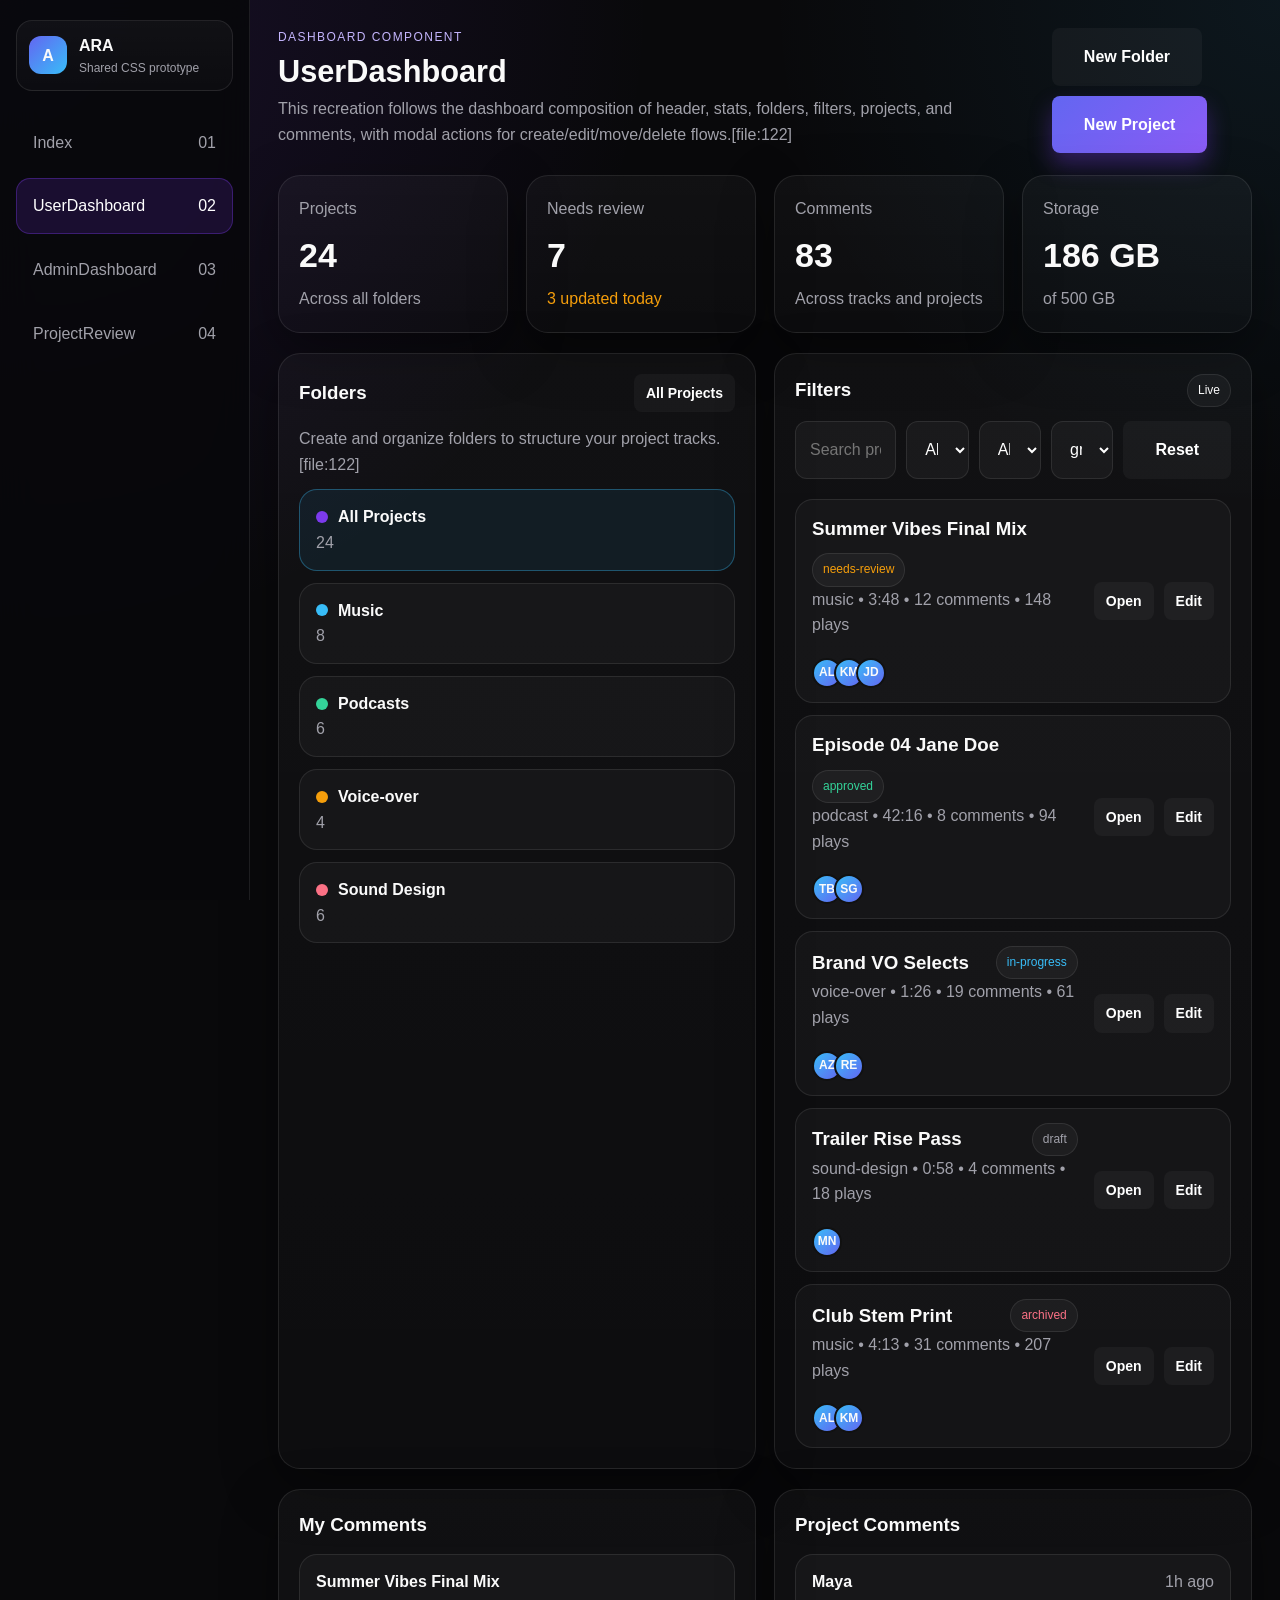
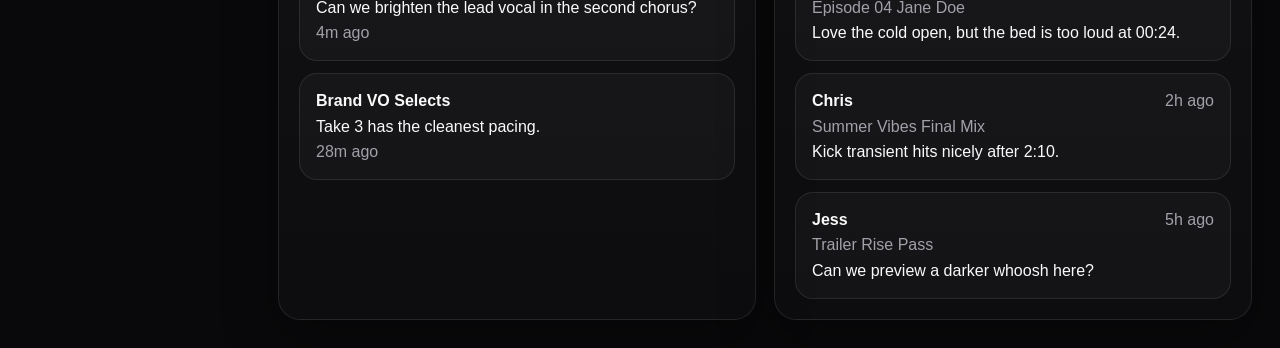
<file: contents/ara/user-dashboard.html>
<!doctype html>
<html lang="en">
	<head>
		<meta charset="UTF-8" />
		<meta name="viewport" content="width=device-width, initial-scale=1.0" />
		<title>ARA Prototype - User Dashboard</title>
		<link rel="preconnect" href="https://fonts.googleapis.com" />
		<link rel="preconnect" href="https://fonts.gstatic.com" crossorigin />
		<link
			href="https://fonts.googleapis.com/css2?family=Inter:wght@400;500;600;700;800&display=swap"
			rel="stylesheet"
		/>
		<link rel="stylesheet" href="../../assets/styles.css" />
	</head>
	<body>
		<div class="shell">
			<aside class="side">
				<div class="brand">
					<div class="brand-logo">A</div>
					<div>
						<strong>ARA</strong>
						<div class="muted" style="font-size: 12px">
							Shared CSS prototype
						</div>
					</div>
				</div>
				<div class="nav">
					<a href="../../index.html">Index <span>01</span></a>
					<a class="active" href="./user-dashboard.html"
						>UserDashboard <span>02</span></a
					>
					<a href="./admin-dashboard.html"
						>AdminDashboard <span>03</span></a
					>
					<a href="./project-review.html"
						>ProjectReview <span>04</span></a
					>
				</div>
			</aside>
			<main class="content">
				<div class="page-header">
					<div>
						<div class="eyebrow">Dashboard component</div>
						<h1>UserDashboard</h1>
						<div class="muted">
							This recreation follows the dashboard composition of
							header, stats, folders, filters, projects, and
							comments, with modal actions for
							create/edit/move/delete flows.[file:122]
						</div>
					</div>
					<div class="actions">
						<button class="btn" id="folderModalBtn">
							New Folder</button
						><button class="btn primary" id="projectModalBtn">
							New Project
						</button>
					</div>
				</div>
				<div class="grid-4">
					<div class="card">
						<div class="muted">Projects</div>
						<div class="stats-value">24</div>
						<div class="muted">Across all folders</div>
					</div>
					<div class="card">
						<div class="muted">Needs review</div>
						<div class="stats-value">7</div>
						<div class="status-needs-review">3 updated today</div>
					</div>
					<div class="card">
						<div class="muted">Comments</div>
						<div class="stats-value">83</div>
						<div class="muted">Across tracks and projects</div>
					</div>
					<div class="card">
						<div class="muted">Storage</div>
						<div class="stats-value">186 GB</div>
						<div class="muted">of 500 GB</div>
					</div>
				</div>
				<div class="grid-2 section-gap">
					<div class="card">
						<div class="panel-title">
							<h3>Folders</h3>
							<button class="btn small" id="allProjectsBtn">
								All Projects
							</button>
						</div>
						<div class="muted" style="margin-bottom: 12px">
							Create and organize folders to structure your
							project tracks.[file:122]
						</div>
						<div class="folder-list" id="userFolders"></div>
					</div>
					<div class="card">
						<div class="panel-title">
							<h3>Filters</h3>
							<div class="badge">Live</div>
						</div>
						<div class="filters">
							<input
								class="input"
								id="searchInput"
								placeholder="Search projects"
							/><select class="select" id="typeSelect">
								<option value="all">All types</option>
								<option>music</option>
								<option>podcast</option>
								<option>voice-over</option>
								<option>sound-design</option></select
							><select class="select" id="statusSelect">
								<option value="all">All statuses</option>
								<option>approved</option>
								<option>in-progress</option>
								<option>archived</option>
								<option>draft</option>
								<option>needs-review</option></select
							><select class="select" id="viewSelect">
								<option>grid</option>
								<option>list</option></select
							><button class="btn" id="resetFilters">
								Reset
							</button>
						</div>
						<div
							class="project-list section-gap"
							id="userProjects"
						></div>
					</div>
				</div>
				<div class="grid-2 section-gap">
					<div class="card">
						<div class="panel-title"><h3>My Comments</h3></div>
						<div class="comment-list" id="myComments"></div>
					</div>
					<div class="card">
						<div class="panel-title"><h3>Project Comments</h3></div>
						<div class="comment-list" id="projectComments"></div>
					</div>
				</div>
			</main>
		</div>
		<div class="modal-wrap" id="modalWrap">
			<div class="modal">
				<div class="panel-title">
					<h3 id="modalTitle" style="margin: 0">Prototype action</h3>
					<button class="btn small" id="closeModal">Close</button>
				</div>
				<div id="modalBody"></div>
			</div>
		</div>
		<script src="../../assets/app.js"></script>
		<script>
			setupModal();
			const folderData = [
				{
					id: "all",
					name: "All Projects",
					count: 24,
					color: "#7c3aed",
				},
				{ id: "folder-1", name: "Music", count: 8, color: "#38bdf8" },
				{
					id: "folder-2",
					name: "Podcasts",
					count: 6,
					color: "#34d399",
				},
				{
					id: "folder-3",
					name: "Voice-over",
					count: 4,
					color: "#f59e0b",
				},
				{
					id: "folder-4",
					name: "Sound Design",
					count: 6,
					color: "#fb7185",
				},
			];
			const projectData = [
				{
					title: "Summer Vibes Final Mix",
					type: "music",
					status: "needs-review",
					folder: "folder-1",
					comments: 12,
					plays: 148,
					collaborators: ["AL", "KM", "JD"],
					duration: "3:48",
				},
				{
					title: "Episode 04 Jane Doe",
					type: "podcast",
					status: "approved",
					folder: "folder-2",
					comments: 8,
					plays: 94,
					collaborators: ["TB", "SG"],
					duration: "42:16",
				},
				{
					title: "Brand VO Selects",
					type: "voice-over",
					status: "in-progress",
					folder: "folder-3",
					comments: 19,
					plays: 61,
					collaborators: ["AZ", "RE"],
					duration: "1:26",
				},
				{
					title: "Trailer Rise Pass",
					type: "sound-design",
					status: "draft",
					folder: "folder-4",
					comments: 4,
					plays: 18,
					collaborators: ["MN"],
					duration: "0:58",
				},
				{
					title: "Club Stem Print",
					type: "music",
					status: "archived",
					folder: "folder-1",
					comments: 31,
					plays: 207,
					collaborators: ["AL", "KM"],
					duration: "4:13",
				},
			];
			const myCommentData = [
				{
					project: "Summer Vibes Final Mix",
					body: "Can we brighten the lead vocal in the second chorus?",
					time: "4m ago",
				},
				{
					project: "Brand VO Selects",
					body: "Take 3 has the cleanest pacing.",
					time: "28m ago",
				},
			];
			const projectCommentData = [
				{
					author: "Maya",
					project: "Episode 04 Jane Doe",
					body: "Love the cold open, but the bed is too loud at 00:24.",
					time: "1h ago",
				},
				{
					author: "Chris",
					project: "Summer Vibes Final Mix",
					body: "Kick transient hits nicely after 2:10.",
					time: "2h ago",
				},
				{
					author: "Jess",
					project: "Trailer Rise Pass",
					body: "Can we preview a darker whoosh here?",
					time: "5h ago",
				},
			];
			let selectedFolder = "all";
			function statusClass(status) {
				return "status-" + status;
			}
			function renderFolders() {
				const el = document.getElementById("userFolders");
				el.innerHTML = folderData
					.map(
						(f) =>
							`<div class="folder-item ${selectedFolder === f.id ? "active" : ""}" data-folder-id="${f.id}"><div class="row"><span style="width:12px;height:12px;border-radius:999px;background:${f.color};display:inline-block"></span><strong>${f.name}</strong></div><span class="muted">${f.count}</span></div>`,
					)
					.join("");
				el.querySelectorAll("[data-folder-id]").forEach(
					(node) =>
						(node.onclick = () => {
							selectedFolder = node.dataset.folderId;
							renderFolders();
							renderProjects();
						}),
				);
			}
			function renderProjects() {
				const q = document
					.getElementById("searchInput")
					.value.toLowerCase();
				const type = document.getElementById("typeSelect").value;
				const status = document.getElementById("statusSelect").value;
				const filtered = projectData.filter(
					(p) =>
						(selectedFolder === "all" ||
							p.folder === selectedFolder) &&
						(type === "all" || p.type === type) &&
						(status === "all" || p.status === status) &&
						p.title.toLowerCase().includes(q),
				);
				document.getElementById("userProjects").innerHTML = filtered
					.map(
						(p, i) =>
							`<div class="project-item"><div><div class="row" style="justify-content:space-between;"><h3 style="margin:0">${p.title}</h3><span class="badge ${statusClass(p.status)}">${p.status}</span></div><div class="muted">${p.type} • ${p.duration} • ${p.comments} comments • ${p.plays} plays</div><div class="avatars section-gap">${p.collaborators.map((a) => `<span class="avatar">${a}</span>`).join("")}</div></div><div class="actions"><a class="btn small" href="./project-review.html">Open</a><button class="btn small" data-edit-project="${i}">Edit</button></div></div>`,
					)
					.join("");
				document
					.querySelectorAll("[data-edit-project]")
					.forEach(
						(b) =>
							(b.onclick = () =>
								openModal(
									"Edit Project",
									`<div class="row" style="flex-direction:column;align-items:stretch"><input class="input" value="${projectData[b.dataset.editProject].title}"><select class="select"><option>${projectData[b.dataset.editProject].type}</option></select><textarea class="textarea">Prototype edit form mirroring dashboard project modal behavior.[file:122]</textarea><div class="actions"><button class="btn primary" onclick="closeModal()">Save</button><button class="btn" onclick="closeModal()">Move</button><button class="btn" onclick="closeModal()">Archive</button></div></div>`,
								)),
					);
			}
			function renderComments() {
				document.getElementById("myComments").innerHTML = myCommentData
					.map(
						(c) =>
							`<div class="comment-item"><strong>${c.project}</strong><p>${c.body}</p><div class="muted">${c.time}</div></div>`,
					)
					.join("");
				document.getElementById("projectComments").innerHTML =
					projectCommentData
						.map(
							(c) =>
								`<div class="comment-item"><div class="row" style="justify-content:space-between;"><strong>${c.author}</strong><span class="muted">${c.time}</span></div><div class="muted">${c.project}</div><p>${c.body}</p></div>`,
						)
						.join("");
			}
			document.getElementById("projectModalBtn").onclick = () =>
				openModal(
					"New Project",
					`<div class="row" style="flex-direction:column;align-items:stretch"><input class="input" placeholder="Project title" value="New branded campaign"><select class="select"><option>music</option><option>podcast</option><option>voice-over</option><option>sound-design</option></select><textarea class="textarea">This mirrors the new project modal used by the dashboard flow.[file:122]</textarea><button class="btn primary" onclick="closeModal()">Create Project</button></div>`,
				);
			document.getElementById("folderModalBtn").onclick = () =>
				openModal(
					"New Folder",
					`<div class="row" style="flex-direction:column;align-items:stretch"><input class="input" value="Q3 Campaigns"><select class="select"><option>Blue</option><option>Purple</option><option>Green</option></select><button class="btn primary" onclick="closeModal()">Save Folder</button></div>`,
				);
			document.getElementById("allProjectsBtn").onclick = () => {
				selectedFolder = "all";
				renderFolders();
				renderProjects();
			};
			document
				.getElementById("searchInput")
				.addEventListener("input", renderProjects);
			document
				.getElementById("typeSelect")
				.addEventListener("change", renderProjects);
			document
				.getElementById("statusSelect")
				.addEventListener("change", renderProjects);
			document.getElementById("resetFilters").onclick = () => {
				selectedFolder = "all";
				document.getElementById("searchInput").value = "";
				document.getElementById("typeSelect").value = "all";
				document.getElementById("statusSelect").value = "all";
				renderFolders();
				renderProjects();
			};
			renderFolders();
			renderProjects();
			renderComments();
		</script>
	</body>
</html>
</file>
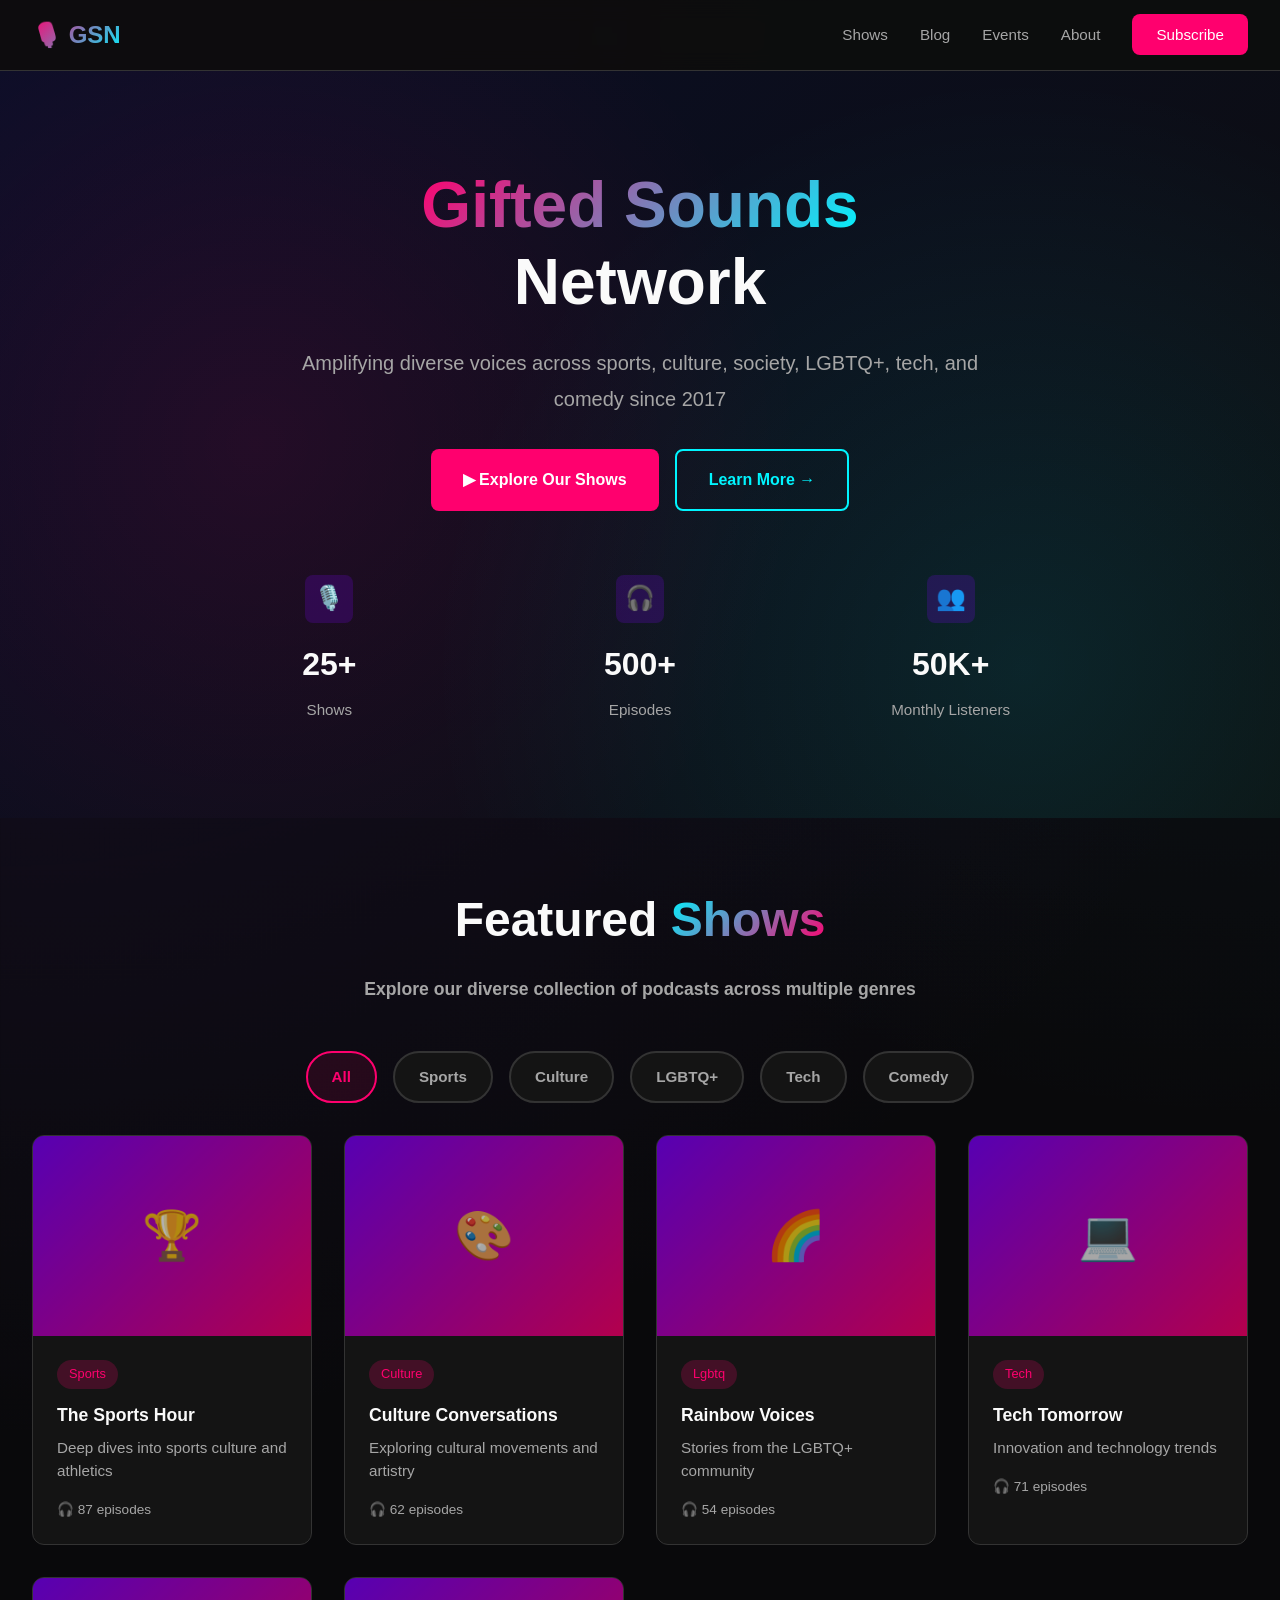
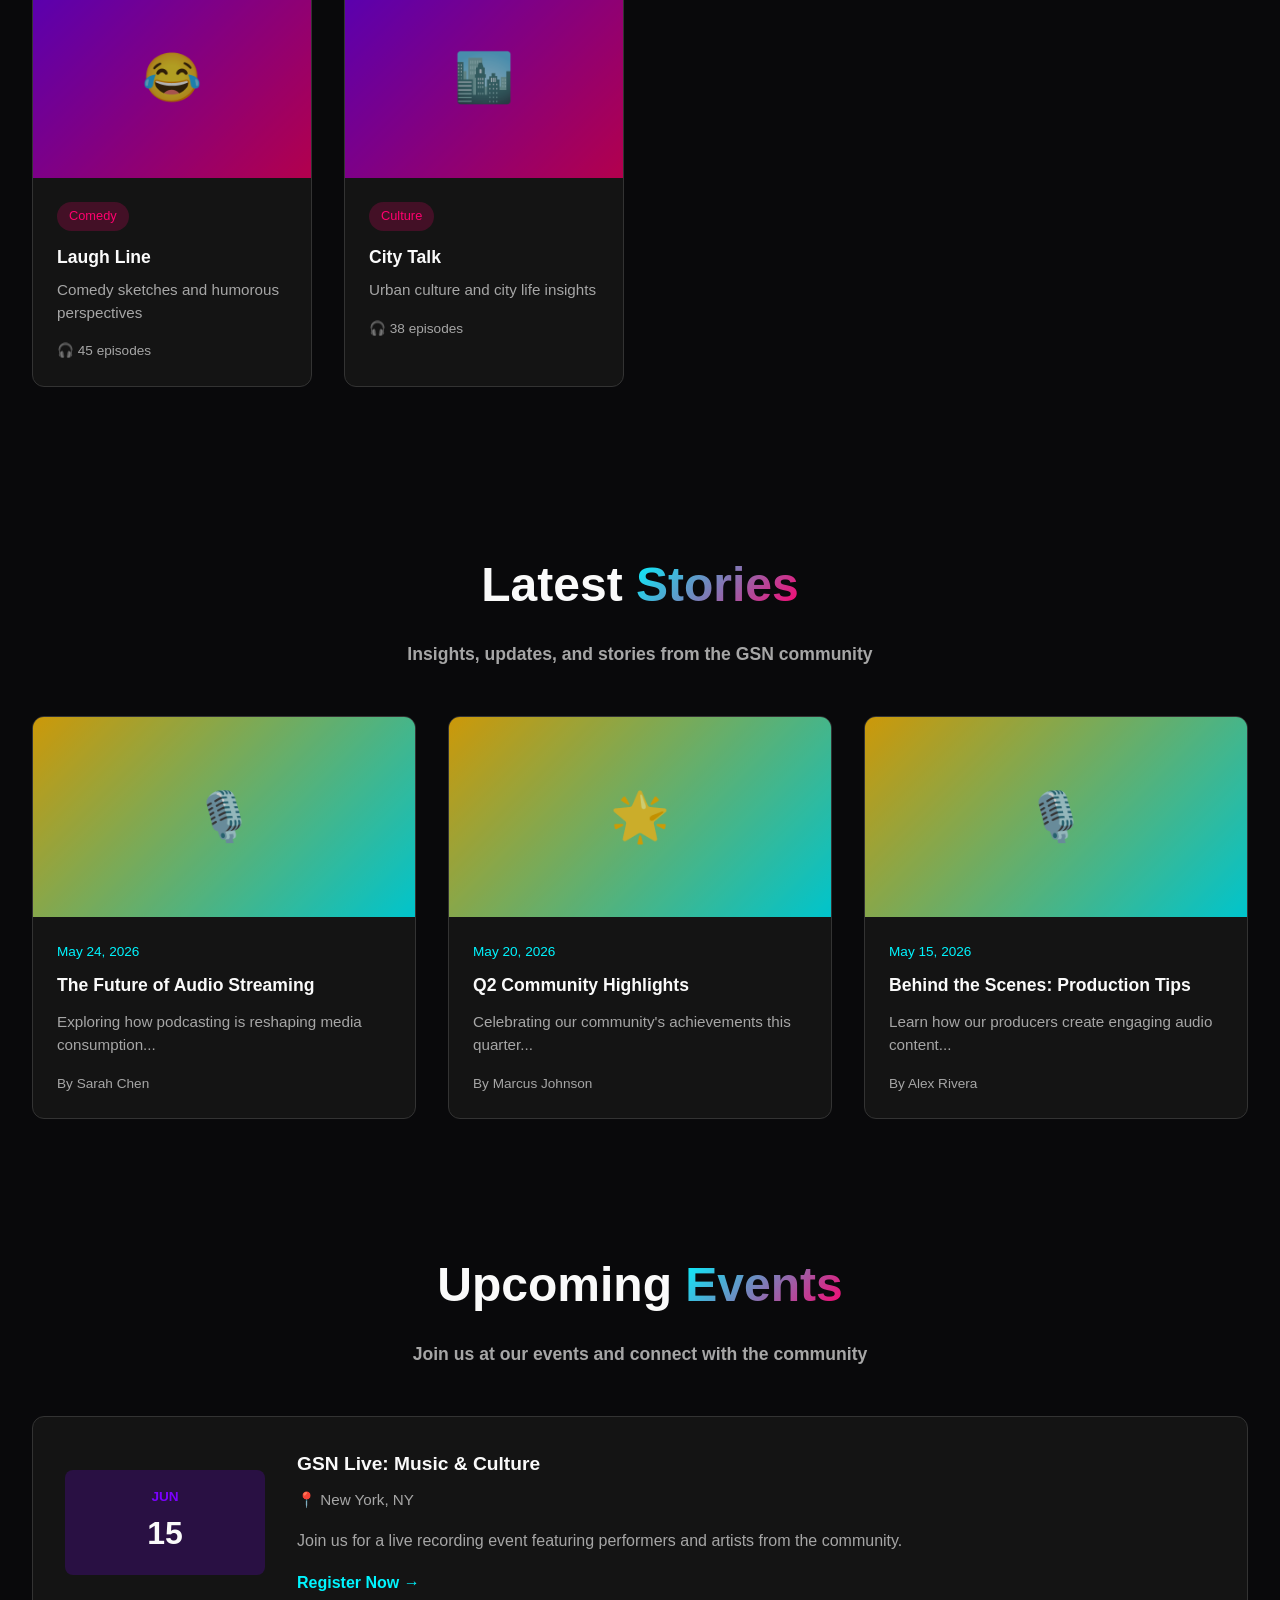
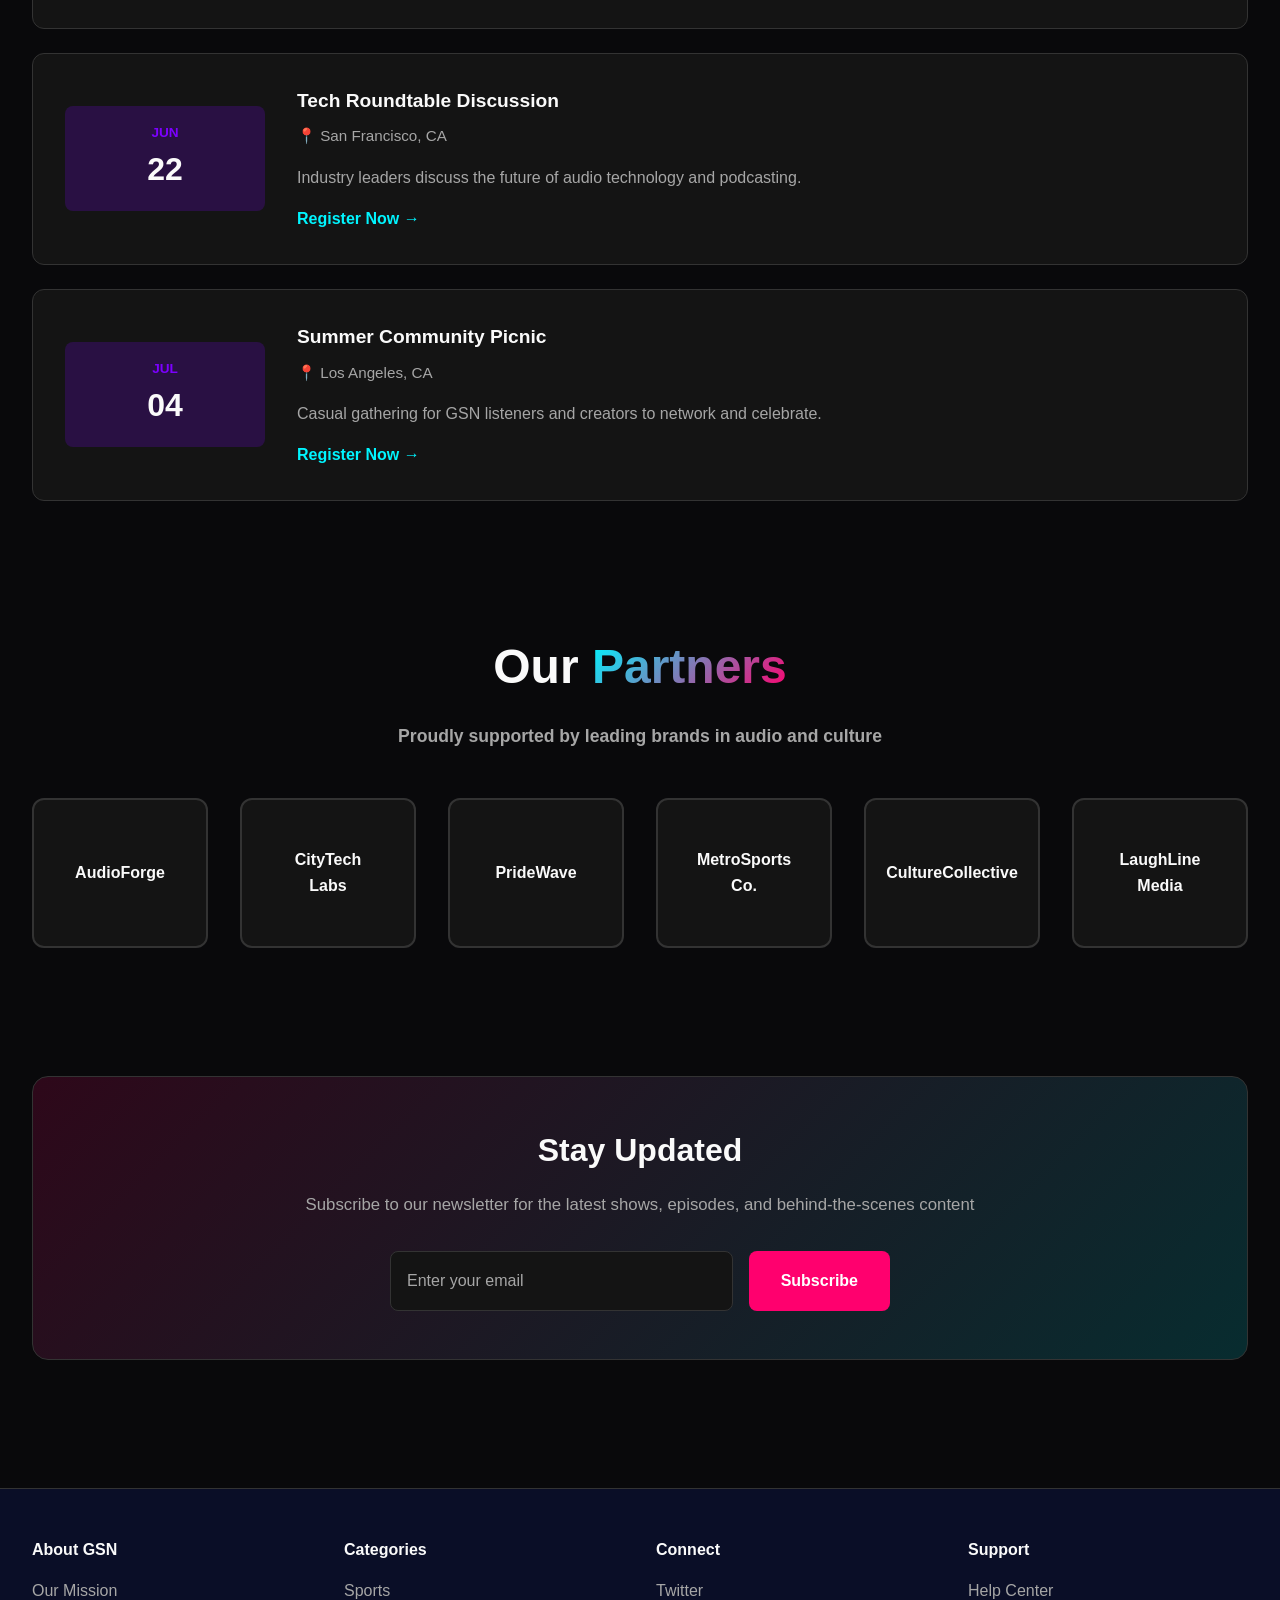
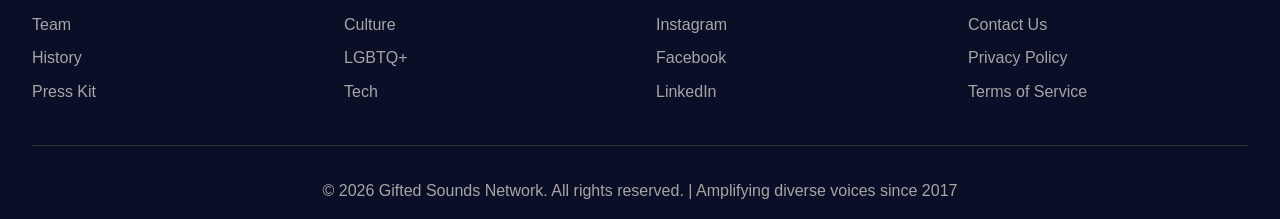
<file: contents/gsn/gsn.html>
<!doctype html>
<html lang="en">
	<head>
		<meta charset="UTF-8" />
		<meta name="viewport" content="width=device-width, initial-scale=1.0" />
		<title>Gifted Sounds Network - Amplifying Diverse Voices</title>

		<link rel="stylesheet" href="../../assets/styles.css" />
	</head>
	<body>
		<!-- Header -->
		<header>
			<nav>
				<div class="logo">🎙️ GSN</div>
				<button class="menu-toggle" id="menuToggle">☰</button>
				<ul class="nav-links" id="navLinks">
					<li><a href="#shows">Shows</a></li>
					<li><a href="#blog">Blog</a></li>
					<li><a href="#events">Events</a></li>
					<li><a href="#about">About</a></li>
					<li><a href="#" class="cta">Subscribe</a></li>
				</ul>
			</nav>
		</header>

		<!-- Hero Section -->
		<section class="hero">
			<div class="hero-content">
				<h1>
					<span class="highlight">Gifted Sounds</span>
					<br />Network
				</h1>
				<p>
					Amplifying diverse voices across sports, culture, society,
					LGBTQ+, tech, and comedy since 2017
				</p>

				<div class="hero-buttons">
					<button class="btn btn-primary">▶ Explore Our Shows</button>
					<button class="btn btn-secondary">Learn More →</button>
				</div>

				<div class="stats">
					<div class="stat-item">
						<div class="stat-icon">🎙️</div>
						<div class="stat-value">25+</div>
						<div class="stat-label">Shows</div>
					</div>
					<div class="stat-item">
						<div class="stat-icon">🎧</div>
						<div class="stat-value">500+</div>
						<div class="stat-label">Episodes</div>
					</div>
					<div class="stat-item">
						<div class="stat-icon">👥</div>
						<div class="stat-value">50K+</div>
						<div class="stat-label">Monthly Listeners</div>
					</div>
				</div>
			</div>
		</section>

		<!-- Featured Shows Section -->
		<section id="shows">
			<div class="section-title">
				<h2>Featured <span class="highlight">Shows</span></h2>
				<p>
					Explore our diverse collection of podcasts across multiple
					genres
				</p>
			</div>

			<div class="categories">
				<button
					class="category-chip active"
					onclick="filterShows('all')"
				>
					All
				</button>
				<button class="category-chip" onclick="filterShows('sports')">
					Sports
				</button>
				<button class="category-chip" onclick="filterShows('culture')">
					Culture
				</button>
				<button class="category-chip" onclick="filterShows('lgbtq')">
					LGBTQ+
				</button>
				<button class="category-chip" onclick="filterShows('tech')">
					Tech
				</button>
				<button class="category-chip" onclick="filterShows('comedy')">
					Comedy
				</button>
			</div>

			<div class="shows-grid" id="showsGrid">
				<!-- Populated by JavaScript -->
			</div>
		</section>

		<!-- Blog Section -->
		<section id="blog">
			<div class="section-title">
				<h2>Latest <span class="highlight">Stories</span></h2>
				<p>Insights, updates, and stories from the GSN community</p>
			</div>

			<div class="blog-grid" id="blogGrid">
				<!-- Populated by JavaScript -->
			</div>
		</section>

		<!-- Events Section -->
		<section id="events">
			<div class="section-title">
				<h2>Upcoming <span class="highlight">Events</span></h2>
				<p>Join us at our events and connect with the community</p>
			</div>

			<div class="events-list" id="eventsList">
				<!-- Populated by JavaScript -->
			</div>
		</section>

		<!-- Sponsors Section -->
		<section>
			<div class="section-title">
				<h2>Our <span class="highlight">Partners</span></h2>
				<p>Proudly supported by leading brands in audio and culture</p>
			</div>

			<div class="sponsors-grid" id="sponsorsGrid">
				<!-- Populated by JavaScript -->
			</div>
		</section>

		<!-- Newsletter Section -->
		<section>
			<div class="newsletter">
				<h3>Stay Updated</h3>
				<p>
					Subscribe to our newsletter for the latest shows, episodes,
					and behind-the-scenes content
				</p>
				<form
					class="newsletter-form"
					onsubmit="handleNewsletterSubmit(event)"
				>
					<input
						type="email"
						placeholder="Enter your email"
						required
					/>
					<button type="submit">Subscribe</button>
				</form>
			</div>
		</section>

		<!-- Footer -->
		<footer>
			<div class="footer-content">
				<div class="footer-section">
					<h4>About GSN</h4>
					<ul>
						<li><a href="#">Our Mission</a></li>
						<li><a href="#">Team</a></li>
						<li><a href="#">History</a></li>
						<li><a href="#">Press Kit</a></li>
					</ul>
				</div>
				<div class="footer-section">
					<h4>Categories</h4>
					<ul>
						<li><a href="#">Sports</a></li>
						<li><a href="#">Culture</a></li>
						<li><a href="#">LGBTQ+</a></li>
						<li><a href="#">Tech</a></li>
					</ul>
				</div>
				<div class="footer-section">
					<h4>Connect</h4>
					<ul>
						<li><a href="#">Twitter</a></li>
						<li><a href="#">Instagram</a></li>
						<li><a href="#">Facebook</a></li>
						<li><a href="#">LinkedIn</a></li>
					</ul>
				</div>
				<div class="footer-section">
					<h4>Support</h4>
					<ul>
						<li><a href="#">Help Center</a></li>
						<li><a href="#">Contact Us</a></li>
						<li><a href="#">Privacy Policy</a></li>
						<li><a href="#">Terms of Service</a></li>
					</ul>
				</div>
			</div>
			<div class="footer-bottom">
				<p>
					&copy; 2026 Gifted Sounds Network. All rights reserved. |
					Amplifying diverse voices since 2017
				</p>
			</div>
		</footer>

		<script>
			// Mock data for demonstration
			const shows = [
				{
					id: 1,
					title: "The Sports Hour",
					category: "sports",
					description: "Deep dives into sports culture and athletics",
					emoji: "🏆",
					episodes: 87,
				},
				{
					id: 2,
					title: "Culture Conversations",
					category: "culture",
					description: "Exploring cultural movements and artistry",
					emoji: "🎨",
					episodes: 62,
				},
				{
					id: 3,
					title: "Rainbow Voices",
					category: "lgbtq",
					description: "Stories from the LGBTQ+ community",
					emoji: "🌈",
					episodes: 54,
				},
				{
					id: 4,
					title: "Tech Tomorrow",
					category: "tech",
					description: "Innovation and technology trends",
					emoji: "💻",
					episodes: 71,
				},
				{
					id: 5,
					title: "Laugh Line",
					category: "comedy",
					description: "Comedy sketches and humorous perspectives",
					emoji: "😂",
					episodes: 45,
				},
				{
					id: 6,
					title: "City Talk",
					category: "culture",
					description: "Urban culture and city life insights",
					emoji: "🏙️",
					episodes: 38,
				},
			];

			const blogPosts = [
				{
					id: 1,
					title: "The Future of Audio Streaming",
					date: "May 24, 2026",
					excerpt:
						"Exploring how podcasting is reshaping media consumption...",
					author: "Sarah Chen",
					emoji: "🎙️",
				},
				{
					id: 2,
					title: "Q2 Community Highlights",
					date: "May 20, 2026",
					excerpt:
						"Celebrating our community's achievements this quarter...",
					author: "Marcus Johnson",
					emoji: "🌟",
				},
				{
					id: 3,
					title: "Behind the Scenes: Production Tips",
					date: "May 15, 2026",
					excerpt:
						"Learn how our producers create engaging audio content...",
					author: "Alex Rivera",
					emoji: "🎙️",
				},
			];

			const events = [
				{
					id: 1,
					name: "GSN Live: Music & Culture",
					date: "June 15, 2026",
					month: "JUN",
					day: "15",
					location: "New York, NY",
					description:
						"Join us for a live recording event featuring performers and artists from the community.",
				},
				{
					id: 2,
					name: "Tech Roundtable Discussion",
					date: "June 22, 2026",
					month: "JUN",
					day: "22",
					location: "San Francisco, CA",
					description:
						"Industry leaders discuss the future of audio technology and podcasting.",
				},
				{
					id: 3,
					name: "Summer Community Picnic",
					date: "July 4, 2026",
					month: "JUL",
					day: "04",
					location: "Los Angeles, CA",
					description:
						"Casual gathering for GSN listeners and creators to network and celebrate.",
				},
			];

			const sponsors = [
				{ id: 1, name: "AudioForge" },
				{ id: 2, name: "CityTech Labs" },
				{ id: 3, name: "PrideWave" },
				{ id: 4, name: "MetroSports Co." },
				{ id: 5, name: "CultureCollective" },
				{ id: 6, name: "LaughLine Media" },
			];

			// Render shows
			function renderShows(filter = "all") {
				const showsGrid = document.getElementById("showsGrid");
				const filtered =
					filter === "all"
						? shows
						: shows.filter((s) => s.category === filter);

				showsGrid.innerHTML = filtered
					.map(
						(show) => `
                <div class="show-card">
                    <div class="show-card-image">
                        ${show.emoji}
                        <div class="play-icon">▶</div>
                    </div>
                    <div class="show-card-content">
                        <div class="show-category">${show.category.charAt(0).toUpperCase() + show.category.slice(1)}</div>
                        <h3 class="show-title">${show.title}</h3>
                        <p class="show-description">${show.description}</p>
                        <div class="show-episodes">🎧 ${show.episodes} episodes</div>
                    </div>
                </div>
            `,
					)
					.join("");
			}

			// Render blog posts
			function renderBlog() {
				const blogGrid = document.getElementById("blogGrid");
				blogGrid.innerHTML = blogPosts
					.map(
						(post) => `
                <div class="blog-card">
                    <div class="blog-image">${post.emoji}</div>
                    <div class="blog-content">
                        <div class="blog-date">${post.date}</div>
                        <h3 class="blog-title">${post.title}</h3>
                        <p class="blog-excerpt">${post.excerpt}</p>
                        <div class="blog-author">By ${post.author}</div>
                    </div>
                </div>
            `,
					)
					.join("");
			}

			// Render events
			function renderEvents() {
				const eventsList = document.getElementById("eventsList");
				eventsList.innerHTML = events
					.map(
						(event) => `
                <div class="event-card">
                    <div class="event-date">
                        <div class="event-month">${event.month}</div>
                        <div class="event-day">${event.day}</div>
                    </div>
                    <div class="event-content">
                        <h3>${event.name}</h3>
                        <div class="event-location">📍 ${event.location}</div>
                        <p class="event-description">${event.description}</p>
                        <a href="#" class="event-link">Register Now →</a>
                    </div>
                </div>
            `,
					)
					.join("");
			}

			// Render sponsors
			function renderSponsors() {
				const sponsorsGrid = document.getElementById("sponsorsGrid");
				sponsorsGrid.innerHTML = sponsors
					.map(
						(sponsor) => `
                <div class="sponsor-card">${sponsor.name}</div>
            `,
					)
					.join("");
			}

			// Filter shows
			function filterShows(category) {
				const chips = document.querySelectorAll(".category-chip");
				chips.forEach((chip) => chip.classList.remove("active"));
				event.target.classList.add("active");
				renderShows(category);
			}

			// Newsletter submit
			function handleNewsletterSubmit(e) {
				e.preventDefault();
				alert(
					"Thank you for subscribing! Check your email for confirmation.",
				);
				e.target.reset();
			}

			// Mobile menu toggle
			document
				.getElementById("menuToggle")
				.addEventListener("click", function () {
					document
						.getElementById("navLinks")
						.classList.toggle("active");
				});

			// Close mobile menu when link is clicked
			document.querySelectorAll(".nav-links a").forEach((link) => {
				link.addEventListener("click", function () {
					document
						.getElementById("navLinks")
						.classList.remove("active");
				});
			});

			// Initialize all sections
			window.addEventListener("DOMContentLoaded", function () {
				renderShows();
				renderBlog();
				renderEvents();
				renderSponsors();
			});

			// Smooth scroll for anchor links
			document.querySelectorAll('a[href^="#"]').forEach((anchor) => {
				anchor.addEventListener("click", function (e) {
					const href = this.getAttribute("href");
					if (href !== "#") {
						e.preventDefault();
						const element = document.querySelector(href);
						if (element) {
							element.scrollIntoView({ behavior: "smooth" });
						}
					}
				});
			});
		</script>
	</body>
</html>
</file>
<file: assets/styles.css>
:root {
	--bg: #09090b;
	--bg-dark: #0d0d0d;
	--surface: #111214;
	--surface-2: #16181d;
	--surface-3: #1d2027;
	--card: #121317;
	--bg-card: #141414;
	--border: rgba(255, 255, 255, 0.09);
	--border-strong: rgba(255, 255, 255, 0.16);
	--border-color: #333333;
	--text: #fafafa;
	--text-primary: #fafafa;
	--muted: #a1a1aa;
	--text-secondary: #a6a6a6;
	--faint: #71717a;
	--primary: #6366f1;
	--primary-2: #8b5cf6;
	--primary-dark: #4f46e5;
	--secondary: #ec4899;
	--background: #0f172a;
	--rich-black: #0a0e27;
	--surface-light: #334155;
	--accent: #06b6d4;
	--blue: #38bdf8;
	--hot-pink: #ff006e;
	--bright-cyan: #00f5ff;
	--violet-purple: #7c00ff;
	--electric-yellow: #ffbe0b;
	--green: #34d399;
	--success: #10b981;
	--amber: #f59e0b;
	--warning: #f59e0b;
	--red: #fb7185;
	--radius: 18px;
	--shadow: 0 18px 54px rgba(0, 0, 0, 0.34);
}
* {
	margin: 0;
	padding: 0;
	box-sizing: border-box;
}
html,
body {
	margin: 0;
	min-height: 100%;
	background:
		radial-gradient(
			circle at top left,
			rgba(124, 58, 237, 0.14),
			transparent 28%
		),
		radial-gradient(
			circle at top right,
			rgba(56, 189, 248, 0.08),
			transparent 22%
		),
		var(--bg);
	color: var(--text);
	font-family:
		-apple-system, BlinkMacSystemFont, "Segoe UI", Roboto, Oxygen, Ubuntu,
		Cantarell, sans-serif;
}
body {
	line-height: 1.6;
	overflow-x: hidden;
}
button,
input,
select,
textarea {
	font: inherit;
}
a {
	color: inherit;
	text-decoration: none;
}

/* Header & Navigation */
header {
	position: sticky;
	top: 0;
	z-index: 1000;
	background: rgba(13, 13, 13, 0.95);
	backdrop-filter: blur(10px);
	border-bottom: 1px solid var(--border-color);
}

nav {
	max-width: 1280px;
	margin: 0 auto;
	padding: 1rem 2rem;
	display: flex;
	justify-content: space-between;
	align-items: center;
}

.logo {
	font-size: 1.5rem;
	font-weight: 700;
	background: linear-gradient(135deg, var(--hot-pink), var(--bright-cyan));
	-webkit-background-clip: text;
	-webkit-text-fill-color: transparent;
	background-clip: text;
}

.nav-links {
	display: flex;
	gap: 2rem;
	align-items: center;
	list-style: none;
}

.nav-links a {
	color: var(--text-secondary);
	text-decoration: none;
	transition: color 0.3s ease;
	font-size: 0.95rem;
}

.nav-links a:hover {
	color: var(--hot-pink);
}

.nav-links .cta {
	background: var(--hot-pink);
	color: white;
	padding: 0.75rem 1.5rem;
	border-radius: 0.5rem;
	transition: all 0.3s ease;
}

.nav-links .cta:hover {
	background: var(--hot-pink);
	transform: translateY(-2px);
	box-shadow: 0 8px 24px rgba(255, 0, 110, 0.3);
}

.menu-toggle {
	display: none;
	background: none;
	border: none;
	color: var(--text-primary);
	font-size: 1.5rem;
	cursor: pointer;
}
.shell {
	min-height: 100vh;
	display: grid;
	grid-template-columns: 250px 1fr;
}
.side {
	position: sticky;
	top: 0;
	height: 100vh;
	padding: 20px 16px;
	border-right: 1px solid var(--border);
	background: rgba(8, 8, 11, 0.92);
	backdrop-filter: blur(18px);
}
.brand {
	display: flex;
	gap: 12px;
	align-items: center;
	padding: 12px;
	border: 1px solid var(--border);
	border-radius: 16px;
	background: linear-gradient(
		180deg,
		rgba(255, 255, 255, 0.04),
		rgba(255, 255, 255, 0.02)
	);
}
.brand-logo {
	width: 38px;
	height: 38px;
	border-radius: 12px;
	background: linear-gradient(135deg, var(--primary), var(--blue));
	display: grid;
	place-items: center;
	font-weight: 800;
}
.nav {
	display: grid;
	gap: 8px;
	margin-top: 24px;
}
.nav a {
	background: transparent;
	color: var(--muted);
	border: 1px solid transparent;
	padding: 14px 16px;
	border-radius: 14px;
	cursor: pointer;
	text-align: left;
	display: flex;
	justify-content: space-between;
	align-items: center;
}
.nav a.active {
	color: #fff;
	background: rgba(124, 58, 237, 0.16);
	border-color: rgba(124, 58, 237, 0.35);
}
.nav a:hover {
	background: rgba(255, 255, 255, 0.04);
	color: #fff;
}
.content {
	padding: 28px;
}
.page-header {
	display: flex;
	justify-content: space-between;
	align-items: flex-start;
	gap: 18px;
	margin-bottom: 22px;
}
.page-header h1 {
	margin: 0;
	font-size: clamp(28px, 2.4vw, 44px);
}
.muted {
	color: var(--muted);
}
.eyebrow {
	font-size: 12px;
	letter-spacing: 0.12em;
	text-transform: uppercase;
	color: #c4b5fd;
}
.actions,
.row {
	display: flex;
	gap: 10px;
	align-items: center;
	flex-wrap: wrap;
}
.btn {
	padding: 11px 15px;
	border-radius: 12px;
	border: 1px solid var(--border);
	background: rgba(255, 255, 255, 0.04);
	color: #fff;
	cursor: pointer;
}
.btn.primary {
	background: linear-gradient(135deg, var(--primary), var(--primary-2));
	border: none;
	box-shadow: 0 12px 22px rgba(124, 58, 237, 0.35);
}
.btn.small {
	padding: 8px 12px;
	font-size: 14px;
}
.badge {
	display: inline-flex;
	align-items: center;
	gap: 6px;
	padding: 6px 10px;
	border: 1px solid var(--border);
	border-radius: 999px;
	font-size: 12px;
	background: rgba(255, 255, 255, 0.04);
}
.grid-2,
.grid-3,
.grid-4 {
	display: grid;
	gap: 18px;
}
.grid-2 {
	grid-template-columns: repeat(2, minmax(0, 1fr));
}
.grid-3 {
	grid-template-columns: repeat(3, minmax(0, 1fr));
}
.grid-4 {
	grid-template-columns: repeat(4, minmax(0, 1fr));
}
.card {
	background: linear-gradient(
		180deg,
		rgba(255, 255, 255, 0.035),
		rgba(255, 255, 255, 0.02)
	);
	border: 1px solid var(--border);
	border-radius: 22px;
	padding: 20px;
	box-shadow: var(--shadow);
}
.card h2,
.card h3,
.card h4,
.card p {
	margin-top: 0;
}

/* Hero Section */
.hero {
	position: relative;
	overflow: hidden;
	padding: 6rem 2rem;
	background: linear-gradient(135deg, var(--rich-black), var(--bg-dark));
}

.hero::before {
	content: "";
	position: absolute;
	inset: 0;
	background:
		radial-gradient(
			circle at 20% 50%,
			rgba(255, 0, 110, 0.1) 0%,
			transparent 50%
		),
		radial-gradient(
			circle at 80% 80%,
			rgba(0, 245, 255, 0.1) 0%,
			transparent 50%
		);
	pointer-events: none;
}

.hero-content {
	max-width: 1280px;
	margin: 0 auto;
	position: relative;
	text-align: center;
}

.hero h1 {
	font-size: clamp(2.5rem, 8vw, 4rem);
	font-weight: 800;
	margin-bottom: 1.5rem;
	line-height: 1.2;
}

.hero h1 .highlight {
	background: linear-gradient(135deg, var(--hot-pink), var(--bright-cyan));
	-webkit-background-clip: text;
	-webkit-text-fill-color: transparent;
	background-clip: text;
}

.hero p {
	font-size: 1.25rem;
	color: var(--text-secondary);
	max-width: 700px;
	margin: 0 auto 2rem;
	line-height: 1.8;
}

.hero-buttons {
	display: flex;
	gap: 1rem;
	justify-content: center;
	flex-wrap: wrap;
	margin-bottom: 4rem;
}

.btn {
	padding: 1rem 2rem;
	border: none;
	border-radius: 0.5rem;
	font-size: 1rem;
	font-weight: 600;
	cursor: pointer;
	transition: all 0.3s ease;
	text-decoration: none;
	display: inline-flex;
	align-items: center;
	gap: 0.5rem;
}

.btn-primary {
	background: var(--hot-pink);
	color: white;
}

.btn-primary:hover {
	transform: translateY(-2px);
	box-shadow: 0 12px 32px rgba(255, 0, 110, 0.3);
}

.btn-secondary {
	background: transparent;
	color: var(--bright-cyan);
	border: 2px solid var(--bright-cyan);
}

.btn-secondary:hover {
	background: rgba(0, 245, 255, 0.1);
	transform: translateY(-2px);
}

/* Stats Section */
.stats {
	display: grid;
	grid-template-columns: repeat(auto-fit, minmax(200px, 1fr));
	gap: 2rem;
	max-width: 900px;
	margin: 0 auto;
}

.stat-item {
	text-align: center;
}

.stat-icon {
	width: 48px;
	height: 48px;
	background: rgba(124, 0, 255, 0.2);
	border-radius: 0.5rem;
	display: flex;
	align-items: center;
	justify-content: center;
	margin: 0 auto 1rem;
	font-size: 1.5rem;
}

.stat-value {
	font-size: 2rem;
	font-weight: 700;
	margin-bottom: 0.5rem;
	color: var(--text-primary);
}

.stat-label {
	color: var(--text-secondary);
	font-size: 0.95rem;
}

/* Section Container */
section {
	padding: 4rem 2rem;
	max-width: 1280px;
	margin: 0 auto;
}

.section-title {
	text-align: center;
	margin-bottom: 3rem;
}

.section-title h2 {
	font-size: clamp(2rem, 5vw, 3rem);
	margin-bottom: 1rem;
}

.section-title h2 .highlight {
	background: linear-gradient(135deg, var(--bright-cyan), var(--hot-pink));
	-webkit-background-clip: text;
	-webkit-text-fill-color: transparent;
	background-clip: text;
}

.section-title p {
	color: var(--text-secondary);
	font-size: 1.1rem;
	max-width: 600px;
	margin: 0 auto;
}

/* Featured Shows Grid */
.shows-grid {
	display: grid;
	grid-template-columns: repeat(auto-fill, minmax(280px, 1fr));
	gap: 2rem;
	margin-bottom: 2rem;
}

.show-card {
	background: var(--bg-card);
	border: 1px solid var(--border-color);
	border-radius: 0.75rem;
	overflow: hidden;
	transition: all 0.3s ease;
	cursor: pointer;
}

.show-card:hover {
	transform: translateY(-8px);
	border-color: var(--hot-pink);
	box-shadow: 0 20px 40px rgba(255, 0, 110, 0.2);
}

.show-card-image {
	width: 100%;
	height: 200px;
	background: linear-gradient(135deg, var(--violet-purple), var(--hot-pink));
	display: flex;
	align-items: center;
	justify-content: center;
	font-size: 3rem;
	position: relative;
	overflow: hidden;
}

.show-card-image::after {
	content: "";
	position: absolute;
	inset: 0;
	background: rgba(0, 0, 0, 0.3);
}

.play-icon {
	position: absolute;
	width: 60px;
	height: 60px;
	background: var(--hot-pink);
	border-radius: 50%;
	display: flex;
	align-items: center;
	justify-content: center;
	opacity: 0;
	transform: scale(0.8);
	transition: all 0.3s ease;
	z-index: 2;
}

.show-card:hover .play-icon {
	opacity: 1;
	transform: scale(1);
}

.show-card-content {
	padding: 1.5rem;
}

.show-title {
	font-size: 1.1rem;
	font-weight: 600;
	margin-bottom: 0.5rem;
}

.show-category {
	display: inline-block;
	background: rgba(255, 0, 110, 0.2);
	color: var(--hot-pink);
	padding: 0.25rem 0.75rem;
	border-radius: 9999px;
	font-size: 0.8rem;
	margin-bottom: 0.75rem;
}

.show-description {
	color: var(--text-secondary);
	font-size: 0.95rem;
	line-height: 1.5;
	margin-bottom: 1rem;
}

.show-episodes {
	color: var(--text-secondary);
	font-size: 0.85rem;
	display: flex;
	gap: 0.5rem;
}

/* Categories */
.categories {
	display: flex;
	flex-wrap: wrap;
	gap: 1rem;
	justify-content: center;
	margin-bottom: 2rem;
}

.category-chip {
	background: var(--bg-card);
	border: 2px solid var(--border-color);
	color: var(--text-secondary);
	padding: 0.75rem 1.5rem;
	border-radius: 9999px;
	cursor: pointer;
	transition: all 0.3s ease;
	font-size: 0.95rem;
	font-weight: 600;
}

.category-chip:hover,
.category-chip.active {
	border-color: var(--hot-pink);
	color: var(--hot-pink);
	background: rgba(255, 0, 110, 0.1);
}

/* Blog Grid */
.blog-grid {
	display: grid;
	grid-template-columns: repeat(auto-fill, minmax(300px, 1fr));
	gap: 2rem;
}

.blog-card {
	background: var(--bg-card);
	border: 1px solid var(--border-color);
	border-radius: 0.75rem;
	overflow: hidden;
	transition: all 0.3s ease;
}

.blog-card:hover {
	transform: translateY(-4px);
	border-color: var(--bright-cyan);
	box-shadow: 0 12px 32px rgba(0, 245, 255, 0.2);
}

.blog-image {
	width: 100%;
	height: 200px;
	background: linear-gradient(
		135deg,
		var(--electric-yellow),
		var(--bright-cyan)
	);
	display: flex;
	align-items: center;
	justify-content: center;
	font-size: 3rem;
	position: relative;
}

.blog-image::after {
	content: "";
	position: absolute;
	inset: 0;
	background: rgba(0, 0, 0, 0.2);
}

.blog-content {
	padding: 1.5rem;
}

.blog-date {
	color: var(--bright-cyan);
	font-size: 0.85rem;
	margin-bottom: 0.5rem;
}

.blog-title {
	font-size: 1.1rem;
	font-weight: 600;
	margin-bottom: 0.75rem;
}

.blog-excerpt {
	color: var(--text-secondary);
	font-size: 0.95rem;
	line-height: 1.5;
	margin-bottom: 1rem;
}

.blog-author {
	color: var(--text-secondary);
	font-size: 0.85rem;
}

/* Events */
.events-list {
	display: grid;
	gap: 1.5rem;
}

.event-card {
	background: var(--bg-card);
	border: 1px solid var(--border-color);
	border-radius: 0.75rem;
	padding: 2rem;
	display: grid;
	grid-template-columns: 200px 1fr;
	gap: 2rem;
	transition: all 0.3s ease;
	align-items: center;
}

.event-card:hover {
	border-color: var(--bright-cyan);
	box-shadow: 0 12px 32px rgba(0, 245, 255, 0.15);
}

.event-date {
	text-align: center;
	padding: 1rem;
	background: rgba(124, 0, 255, 0.2);
	border-radius: 0.5rem;
}

.event-month {
	color: var(--violet-purple);
	font-size: 0.85rem;
	font-weight: 600;
	text-transform: uppercase;
}

.event-day {
	font-size: 2rem;
	font-weight: 700;
	color: var(--text-primary);
}

.event-content h3 {
	font-size: 1.2rem;
	margin-bottom: 0.5rem;
}

.event-location {
	color: var(--text-secondary);
	font-size: 0.95rem;
	margin-bottom: 1rem;
}

.event-description {
	color: var(--text-secondary);
	margin-bottom: 1rem;
	line-height: 1.6;
}

.event-link {
	color: var(--bright-cyan);
	text-decoration: none;
	font-weight: 600;
	transition: color 0.3s ease;
}

.event-link:hover {
	color: var(--hot-pink);
}

/* Sponsors */
.sponsors-grid {
	display: grid;
	grid-template-columns: repeat(auto-fit, minmax(150px, 1fr));
	gap: 2rem;
	margin-top: 3rem;
}

.sponsor-card {
	background: var(--bg-card);
	border: 2px solid var(--border-color);
	border-radius: 0.75rem;
	padding: 2rem;
	text-align: center;
	display: flex;
	align-items: center;
	justify-content: center;
	min-height: 150px;
	transition: all 0.3s ease;
	cursor: pointer;
	font-weight: 600;
}

.sponsor-card:hover {
	border-color: var(--hot-pink);
	background: var(--bg-card);
	transform: translateY(-4px);
}

/* Newsletter */
.newsletter {
	background: linear-gradient(
		135deg,
		rgba(255, 0, 110, 0.15),
		rgba(0, 245, 255, 0.15)
	);
	border: 1px solid var(--border-color);
	border-radius: 1rem;
	padding: 3rem 2rem;
	text-align: center;
}

.newsletter h3 {
	font-size: 2rem;
	margin-bottom: 1rem;
}

.newsletter p {
	color: var(--text-secondary);
	margin-bottom: 2rem;
	font-size: 1.05rem;
}

.newsletter-form {
	display: flex;
	gap: 1rem;
	max-width: 500px;
	margin: 0 auto;
	flex-wrap: wrap;
	justify-content: center;
}

.newsletter-form input {
	flex: 1;
	min-width: 250px;
	padding: 1rem;
	background: var(--bg-card);
	border: 1px solid var(--border-color);
	border-radius: 0.5rem;
	color: var(--text-primary);
	font-size: 1rem;
}

.newsletter-form input::placeholder {
	color: var(--text-secondary);
}

.newsletter-form input:focus {
	outline: none;
	border-color: var(--hot-pink);
	box-shadow: 0 0 0 3px rgba(255, 0, 110, 0.1);
}

.newsletter-form button {
	padding: 1rem 2rem;
	background: var(--hot-pink);
	color: white;
	border: none;
	border-radius: 0.5rem;
	font-weight: 600;
	cursor: pointer;
	transition: all 0.3s ease;
}

.newsletter-form button:hover {
	background: var(--bright-cyan);
	transform: translateY(-2px);
}

/* Demo Section */
.demo-section {
	background: var(--surface);
	padding: 4rem 2rem;
	margin: 4rem 0;
}

.demo-container {
	max-width: 1200px;
	margin: 0 auto;
}

.section-title {
	font-size: 2.5rem;
	font-weight: 700;
	margin-bottom: 3rem;
	text-align: center;
}

.audio-player-demo {
	background: var(--surface-light);
	border: 1px solid rgba(100, 116, 139, 0.3);
	border-radius: 1rem;
	padding: 2rem;
	margin-bottom: 3rem;
}

.waveform {
	display: flex;
	align-items: flex-end;
	justify-content: center;
	gap: 0.25rem;
	height: 100px;
	margin: 2rem 0;
	background: rgba(6, 182, 212, 0.05);
	border-radius: 0.5rem;
	padding: 1rem;
}

.waveform-bar {
	width: 4px;
	background: linear-gradient(180deg, var(--accent), var(--primary));
	border-radius: 2px;
	transition: height 0.1s ease;
	cursor: pointer;
}

.waveform-bar:hover {
	background: linear-gradient(180deg, var(--secondary), var(--accent));
	filter: brightness(1.2);
}

.player-controls {
	display: flex;
	gap: 1rem;
	align-items: center;
	justify-content: center;
	margin: 2rem 0;
}

.play-button {
	width: 60px;
	height: 60px;
	border-radius: 50%;
	background: var(--primary);
	border: none;
	color: white;
	cursor: pointer;
	display: flex;
	align-items: center;
	justify-content: center;
	font-size: 1.5rem;
	transition: all 0.3s ease;
}

.play-button:hover {
	background: var(--primary-dark);
	transform: scale(1.1);
}

.time-display {
	color: var(--text-secondary);
	font-size: 0.9rem;
	min-width: 80px;
}

.progress-bar {
	flex: 1;
	height: 6px;
	background: rgba(100, 116, 139, 0.3);
	border-radius: 3px;
	cursor: pointer;
	position: relative;
}

.progress-bar-fill {
	height: 100%;
	background: var(--primary);
	border-radius: 3px;
	transition: width 0.1s linear;
}

/* Comments Section */
.comments-demo {
	margin-top: 3rem;
}

.comment-input {
	background: var(--background);
	border: 1px solid rgba(100, 116, 139, 0.3);
	padding: 1rem;
	border-radius: 0.5rem;
	color: var(--text-primary);
	width: 100%;
	margin-bottom: 1.5rem;
	font-family: inherit;
}

.comment-input::placeholder {
	color: var(--text-secondary);
}

.comments-list {
	display: flex;
	flex-direction: column;
	gap: 1rem;
}

.comment-item {
	background: var(--background);
	border: 1px solid rgba(100, 116, 139, 0.3);
	border-radius: 0.5rem;
	padding: 1.5rem;
	animation: slideIn 0.3s ease;
}

@keyframes slideIn {
	from {
		opacity: 0;
		transform: translateY(10px);
	}
	to {
		opacity: 1;
		transform: translateY(0);
	}
}

.comment-header {
	display: flex;
	align-items: center;
	gap: 0.75rem;
	margin-bottom: 0.5rem;
}

.avatar {
	width: 40px;
	height: 40px;
	border-radius: 50%;
	background: linear-gradient(135deg, var(--primary), var(--secondary));
	display: flex;
	align-items: center;
	justify-content: center;
	font-weight: 600;
	font-size: 0.9rem;
}

.comment-meta {
	flex: 1;
}

.comment-name {
	font-weight: 600;
	color: var(--text-primary);
}

.comment-time {
	font-size: 0.85rem;
	color: var(--text-secondary);
}

.comment-text {
	color: var(--text-secondary);
	margin-top: 0.5rem;
}

.comment-timestamp {
	font-size: 0.85rem;
	color: var(--accent);
}

/* Features Section */
.features {
	padding: 6rem 2rem;
	background: var(--background);
}

.features-grid {
	max-width: 1200px;
	margin: 0 auto;
	display: grid;
	grid-template-columns: repeat(auto-fit, minmax(300px, 1fr));
	gap: 2rem;
}

.feature-card {
	background: var(--surface);
	border: 1px solid rgba(100, 116, 139, 0.2);
	border-radius: 1rem;
	padding: 2rem;
	transition: all 0.3s ease;
}

.feature-card:hover {
	border-color: var(--primary);
	transform: translateY(-5px);
	box-shadow: 0 10px 30px rgba(99, 102, 241, 0.15);
}

.feature-icon {
	width: 50px;
	height: 50px;
	background: rgba(99, 102, 241, 0.1);
	border-radius: 0.75rem;
	display: flex;
	align-items: center;
	justify-content: center;
	font-size: 1.5rem;
	margin-bottom: 1rem;
}

.feature-card h3 {
	font-size: 1.25rem;
	margin-bottom: 0.75rem;
}

.feature-card p {
	color: var(--text-secondary);
	font-size: 0.95rem;
}

/* Use Cases Section */
.use-cases {
	padding: 6rem 2rem;
	background: var(--surface);
}

.use-cases-grid {
	max-width: 1200px;
	margin: 0 auto;
	display: grid;
	grid-template-columns: repeat(auto-fit, minmax(280px, 1fr));
	gap: 2rem;
}

.use-case-card {
	background: var(--background);
	border: 1px solid rgba(100, 116, 139, 0.2);
	border-radius: 1rem;
	padding: 2rem;
	text-align: center;
}

.use-case-icon {
	font-size: 3rem;
	margin-bottom: 1rem;
}

.use-case-card h3 {
	font-size: 1.25rem;
	margin-bottom: 0.75rem;
}

.use-case-card p {
	color: var(--text-secondary);
}

/* How It Works */
.how-it-works {
	padding: 6rem 2rem;
	background: var(--background);
}

.steps {
	max-width: 1000px;
	margin: 0 auto;
	display: grid;
	grid-template-columns: repeat(auto-fit, minmax(250px, 1fr));
	gap: 2rem;
}

.step {
	text-align: center;
}

.step-number {
	width: 50px;
	height: 50px;
	background: linear-gradient(135deg, var(--primary), var(--secondary));
	border-radius: 50%;
	display: flex;
	align-items: center;
	justify-content: center;
	font-weight: 700;
	font-size: 1.5rem;
	margin: 0 auto 1rem;
}

.step h3 {
	font-size: 1.2rem;
	margin-bottom: 0.75rem;
}

.step p {
	color: var(--text-secondary);
	font-size: 0.95rem;
}

/* Pricing Section */
.pricing {
	padding: 6rem 2rem;
	background: var(--surface);
}

.pricing-grid {
	max-width: 1200px;
	margin: 0 auto;
	display: grid;
	grid-template-columns: repeat(auto-fit, minmax(300px, 1fr));
	gap: 2rem;
}

.pricing-card {
	background: var(--background);
	border: 1px solid rgba(100, 116, 139, 0.2);
	border-radius: 1rem;
	padding: 2rem;
	position: relative;
	transition: all 0.3s ease;
}

.pricing-card.featured {
	border-color: var(--primary);
	transform: scale(1.05);
}

.pricing-card:hover {
	transform: translateY(-5px);
}

.pricing-badge {
	position: absolute;
	top: -12px;
	right: 20px;
	background: var(--primary);
	color: white;
	padding: 0.5rem 1rem;
	border-radius: 9999px;
	font-size: 0.85rem;
	font-weight: 600;
}

.pricing-title {
	font-size: 1.5rem;
	margin-bottom: 0.5rem;
}

.pricing-subtitle {
	color: var(--text-secondary);
	margin-bottom: 1.5rem;
}

.pricing-price {
	font-size: 2.5rem;
	font-weight: 700;
	margin-bottom: 0.5rem;
}

.pricing-period {
	color: var(--text-secondary);
	margin-bottom: 2rem;
}

.pricing-features {
	list-style: none;
	margin-bottom: 2rem;
}

.pricing-features li {
	padding: 0.75rem 0;
	color: var(--text-secondary);
	border-bottom: 1px solid rgba(100, 116, 139, 0.2);
}

.pricing-features li:before {
	content: "✓ ";
	color: var(--success);
	font-weight: 700;
	margin-right: 0.5rem;
}

.pricing-button {
	width: 100%;
	padding: 1rem;
	border-radius: 0.5rem;
	border: none;
	background: var(--primary);
	color: white;
	font-weight: 600;
	cursor: pointer;
	transition: all 0.3s ease;
}

.pricing-button:hover {
	background: var(--primary-dark);
}

.pricing-card.featured .pricing-button {
	background: var(--secondary);
}

.pricing-card.featured .pricing-button:hover {
	background: #db2777;
}

/* CTA Section */
.cta-final {
	padding: 6rem 2rem;
	background: linear-gradient(
		135deg,
		rgba(99, 102, 241, 0.2),
		rgba(236, 72, 153, 0.2)
	);
	text-align: center;
}

.cta-final h2 {
	font-size: 2.5rem;
	margin-bottom: 1rem;
}

.cta-final p {
	font-size: 1.2rem;
	color: var(--text-secondary);
	margin-bottom: 2rem;
}

.cta-final button {
	padding: 1rem 2.5rem;
	background: var(--primary);
	color: white;
	border: none;
	border-radius: 0.75rem;
	font-size: 1.1rem;
	font-weight: 600;
	cursor: pointer;
	transition: all 0.3s ease;
}

.cta-final button:hover {
	background: var(--primary-dark);
	transform: translateY(-2px);
	box-shadow: 0 10px 20px rgba(99, 102, 241, 0.3);
}

/* Footer */
footer {
	background: var(--rich-black);
	border-top: 1px solid var(--border-color);
	padding: 3rem 2rem 1rem;
	margin-top: 4rem;
}

.footer-content {
	max-width: 1280px;
	margin: 0 auto;
	display: grid;
	grid-template-columns: repeat(auto-fit, minmax(200px, 1fr));
	gap: 2rem;
	margin-bottom: 2rem;
}

.footer-section h4 {
	margin-bottom: 1rem;
	font-size: 1rem;
}

.footer-section ul {
	list-style: none;
}

.footer-section li {
	margin-bottom: 0.5rem;
}

.footer-section a {
	color: var(--text-secondary);
	text-decoration: none;
	transition: color 0.3s ease;
}

.footer-section a:hover {
	color: var(--hot-pink);
}

.footer-bottom {
	max-width: 1280px;
	margin: 0 auto;
	padding-top: 2rem;
	border-top: 1px solid var(--border-color);
	text-align: center;
	color: var(--text-secondary);
}
.headline {
	font-size: clamp(38px, 4vw, 68px);
	line-height: 1.02;
	margin: 12px 0 14px;
	max-width: 9ch;
}
.hero-art {
	border-radius: 28px;
	padding: 20px;
	border: 1px solid var(--border);
	background: linear-gradient(
		160deg,
		rgba(124, 58, 237, 0.16),
		rgba(255, 255, 255, 0.03)
	);
}
.track-card {
	border-radius: 22px;
	padding: 16px;
	background: rgba(0, 0, 0, 0.2);
	border: 1px solid var(--border);
}
.wave {
	height: 148px;
	display: flex;
	gap: 4px;
	align-items: end;
	margin: 18px 0;
	cursor: pointer;
}
.wave span {
	flex: 1;
	border-radius: 999px;
	background: linear-gradient(
		180deg,
		rgba(56, 189, 248, 0.95),
		rgba(124, 58, 237, 0.9)
	);
}
.progress {
	height: 10px;
	border-radius: 999px;
	background: rgba(255, 255, 255, 0.08);
	overflow: hidden;
	position: relative;
}
.progress > span {
	display: block;
	height: 100%;
	background: linear-gradient(90deg, var(--blue), var(--primary));
}
.feature {
	min-height: 170px;
}
.stats-value {
	font-size: 34px;
	font-weight: 800;
	margin: 6px 0 4px;
}
.panel-title {
	display: flex;
	justify-content: space-between;
	align-items: center;
	gap: 12px;
	margin-bottom: 14px;
}
.filters {
	display: grid;
	grid-template-columns: 1.3fr 0.8fr 0.8fr 0.8fr auto;
	gap: 10px;
}
.input,
.select,
.textarea {
	width: 100%;
	background: rgba(255, 255, 255, 0.04);
	color: #fff;
	border: 1px solid var(--border);
	border-radius: 12px;
	padding: 12px 14px;
}
.textarea {
	min-height: 120px;
	resize: vertical;
}
.folder-list,
.project-list,
.comment-list,
.activity-list,
.metric-list,
.ticket-list,
.track-list {
	display: grid;
	gap: 12px;
}
.folder-item,
.project-item,
.comment-item,
.activity-item,
.metric-item,
.ticket-item,
.track-item,
.collab-item {
	border: 1px solid var(--border);
	border-radius: 18px;
	background: rgba(255, 255, 255, 0.03);
	padding: 14px 16px;
}
.folder-item.active {
	border-color: rgba(56, 189, 248, 0.35);
	background: rgba(56, 189, 248, 0.08);
}
.project-item {
	display: grid;
	grid-template-columns: 1fr auto;
	gap: 16px;
}
.avatars {
	display: flex;
}
.avatar {
	width: 30px;
	height: 30px;
	border-radius: 50%;
	display: grid;
	place-items: center;
	margin-right: -8px;
	border: 2px solid #111;
	font-size: 12px;
	font-weight: 700;
	background: linear-gradient(135deg, var(--blue), var(--primary));
}
.split {
	display: grid;
	grid-template-columns: 1.6fr 1fr;
	gap: 18px;
}
.tabs {
	display: flex;
	gap: 8px;
	flex-wrap: wrap;
	margin-bottom: 16px;
}
.tabs button {
	border: 1px solid var(--border);
	background: transparent;
	color: var(--muted);
	border-radius: 999px;
	padding: 10px 12px;
	cursor: pointer;
}
.tabs button.active {
	background: rgba(124, 58, 237, 0.16);
	color: #fff;
	border-color: rgba(124, 58, 237, 0.35);
}
.timeline {
	position: relative;
	height: 14px;
	background: rgba(255, 255, 255, 0.08);
	border-radius: 999px;
	overflow: hidden;
	cursor: pointer;
}
.playhead {
	position: absolute;
	top: -4px;
	width: 12px;
	height: 22px;
	border-radius: 999px;
	background: #fff;
	box-shadow: 0 0 0 4px rgba(124, 58, 237, 0.25);
	transform: translateX(-50%);
}
.circle {
	width: 48px;
	height: 48px;
	border: none;
	border-radius: 50%;
	background: rgba(255, 255, 255, 0.08);
	color: #fff;
	cursor: pointer;
}
.circle.play {
	background: linear-gradient(135deg, var(--primary), var(--blue));
}
.modal-wrap {
	position: fixed;
	inset: 0;
	display: none;
	align-items: center;
	justify-content: center;
	padding: 20px;
	background: rgba(0, 0, 0, 0.55);
}
.modal-wrap.show {
	display: flex;
}
.modal {
	width: min(620px, 100%);
	background: #101115;
	border: 1px solid var(--border-strong);
	border-radius: 24px;
	padding: 22px;
	box-shadow: var(--shadow);
}
.status-approved {
	color: var(--green);
}
.status-needs-review {
	color: var(--amber);
}
.status-in-progress {
	color: var(--blue);
}
.status-archived {
	color: var(--red);
}
.status-draft {
	color: var(--muted);
}
.section-gap {
	margin-top: 20px;
}
/* Responsive */
@media (max-width: 768px) {
	.menu-toggle {
		display: block;
	}

	.nav-links {
		position: absolute;
		top: 70px;
		left: 0;
		right: 0;
		background: var(--bg-dark);
		border-bottom: 1px solid var(--border-color);
		flex-direction: column;
		padding: 2rem;
		gap: 1rem;
		max-height: 0;
		overflow: hidden;
		transition: max-height 0.3s ease;
	}

	.nav-links.active {
		max-height: 500px;
	}

	.hero {
		padding: 4rem 2rem;
	}

	.hero h1 {
		font-size: 2rem;
	}

	.hero p {
		font-size: 1rem;
	}

	.show-card-image {
		height: 150px;
	}

	.stats {
		gap: 1.5rem;
	}

	section {
		padding: 3rem 1.5rem;
	}

	.event-card {
		grid-template-columns: 1fr;
		gap: 1rem;
		padding: 1rem;
	}

	.event-date {
		display: flex;
		gap: 2rem;
		text-align: left;
	}
}

@media (max-width: 1100px) {
	.shell {
		grid-template-columns: 1fr;
	}
	.side {
		position: relative;
		height: auto;
	}
	.grid-2,
	.grid-3,
	.grid-4,
	.split,
	.filters {
		grid-template-columns: 1fr;
	}
	.content {
		padding: 18px;
	}
	.headline {
		max-width: none;
	}
}
</file>
